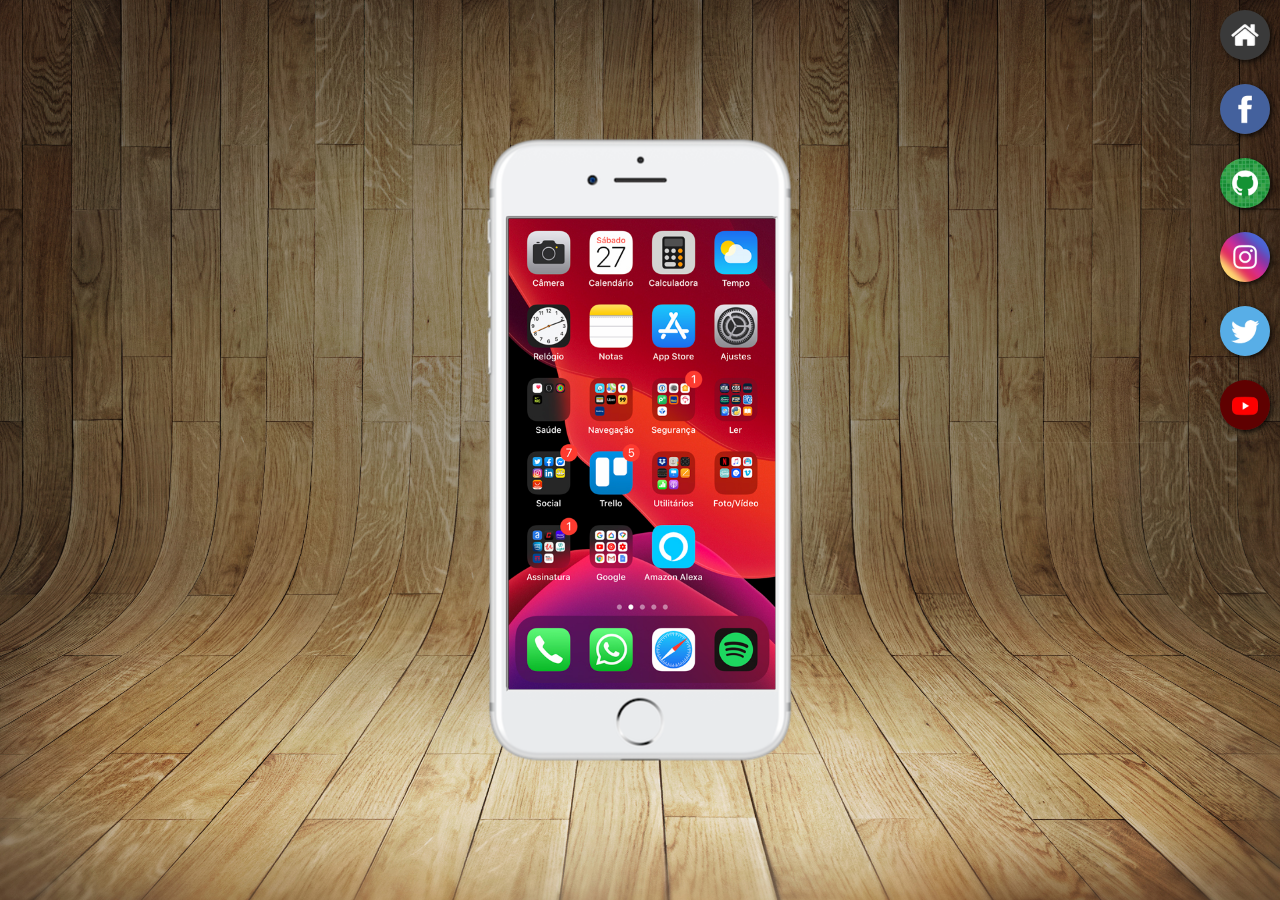
<file: index.html>
<!DOCTYPE html>
<html lang="pt-br">
<head>
    <meta charset="UTF-8">
    <meta name="viewport" content="width=device-width, initial-scale=1.0">
    <link rel="shortcut icon" href="favicon.ico" type="image/x-icon">
    <link rel="stylesheet" href="estilos/style.css">
    <title>Projeto Redes Sociais</title>
</head>
<body>
   <main>
    <section id="telefone">
        <iframe src="home.html" name="tela" id="tela">
            Seu navegador não é compatível com isso.
        </iframe>
    </section>
    <section id="redes-sociais">
        <a href="home.html" target="tela"><img src="imagens/logo-home.jpg" alt="home"></a><br>
        <a href="facebook.html" target="tela"><img src="imagens/logo-facebook.jpg" alt="facebook"></a><br>
        <a href="github.html" target="tela"><img src="imagens/logo-github.jpg" alt="github"></a><br>
        <a href="instagram.html" target="tela"><img src="imagens/logo-instagram.jpg" alt="instagram"></a><br>
        <a href="twitter.html" target="tela"><img src="imagens/logo-twitter.jpg" alt="twitter"></a><br>
        <a href="youtube.html" target="tela"><img src="imagens/logo-youtube.jpg" alt="youtube"></a>

    </section>
   </main>
</body>
</html>
</file>
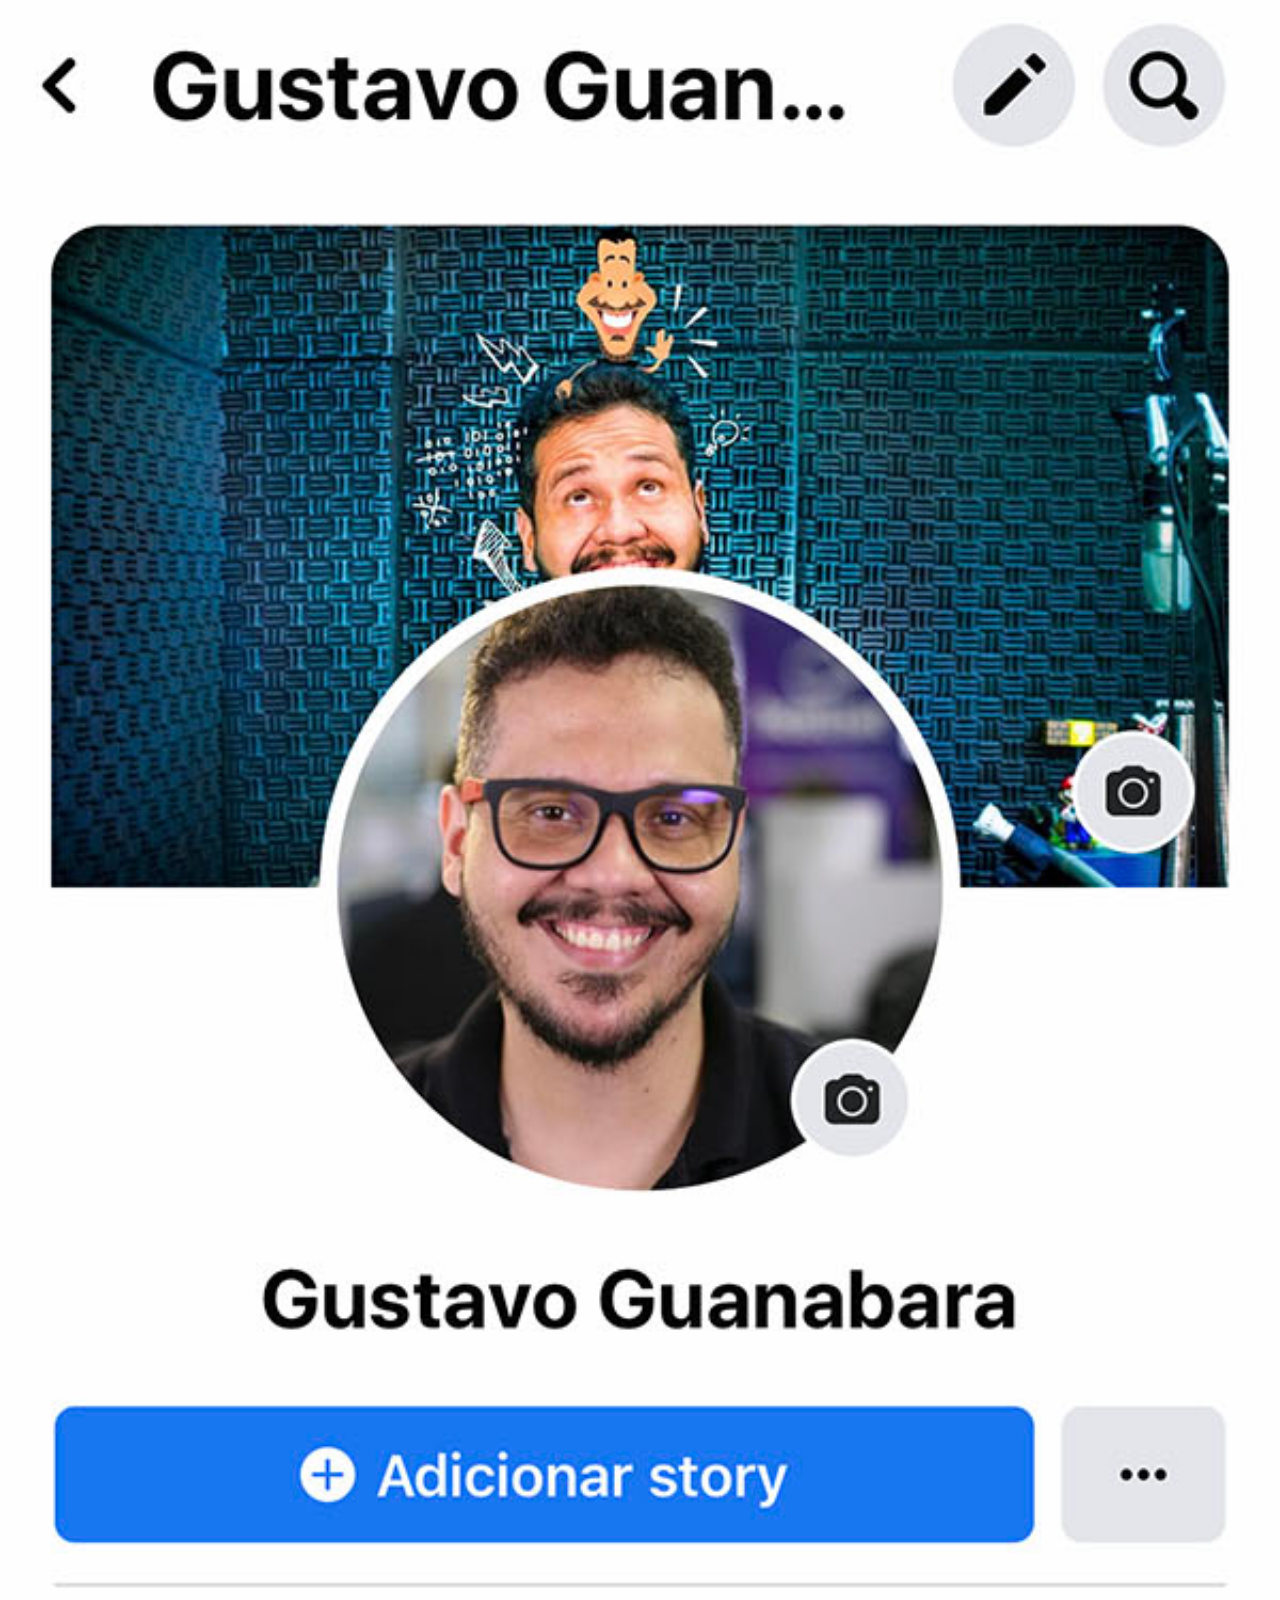
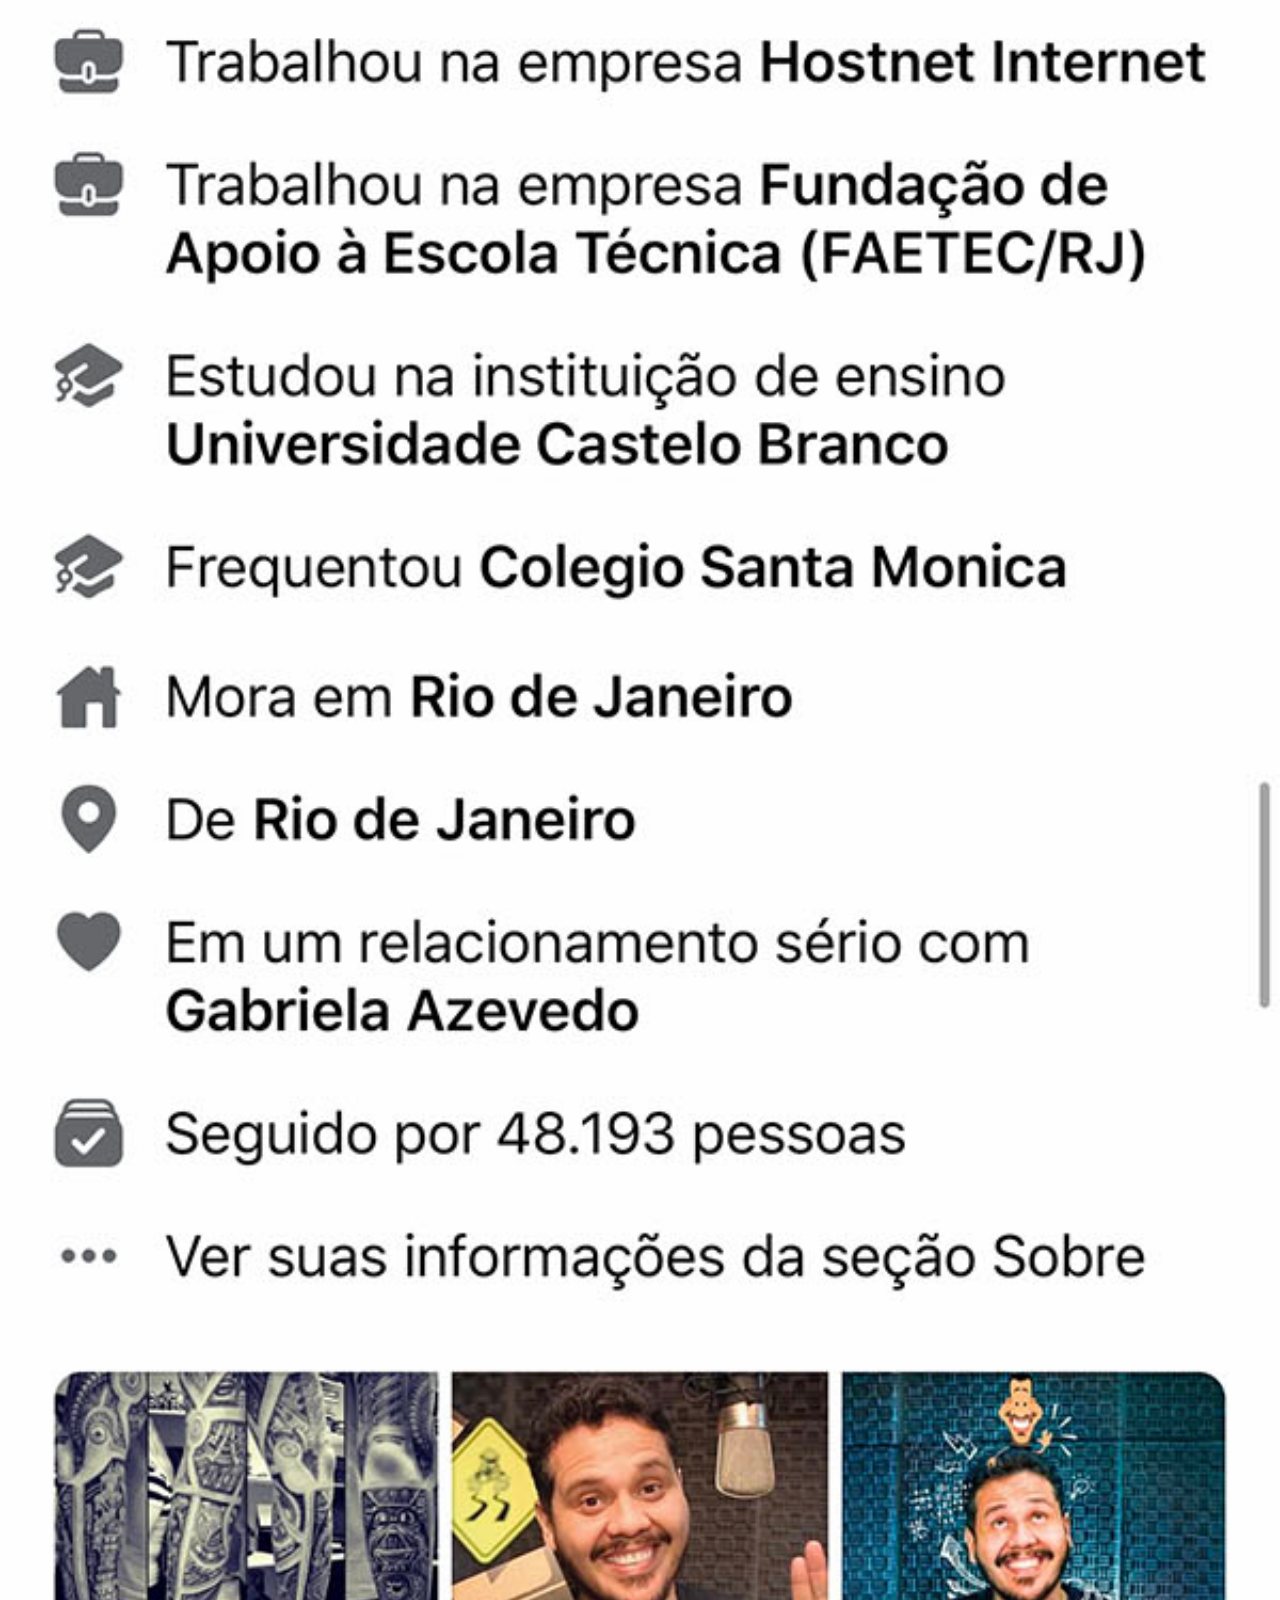
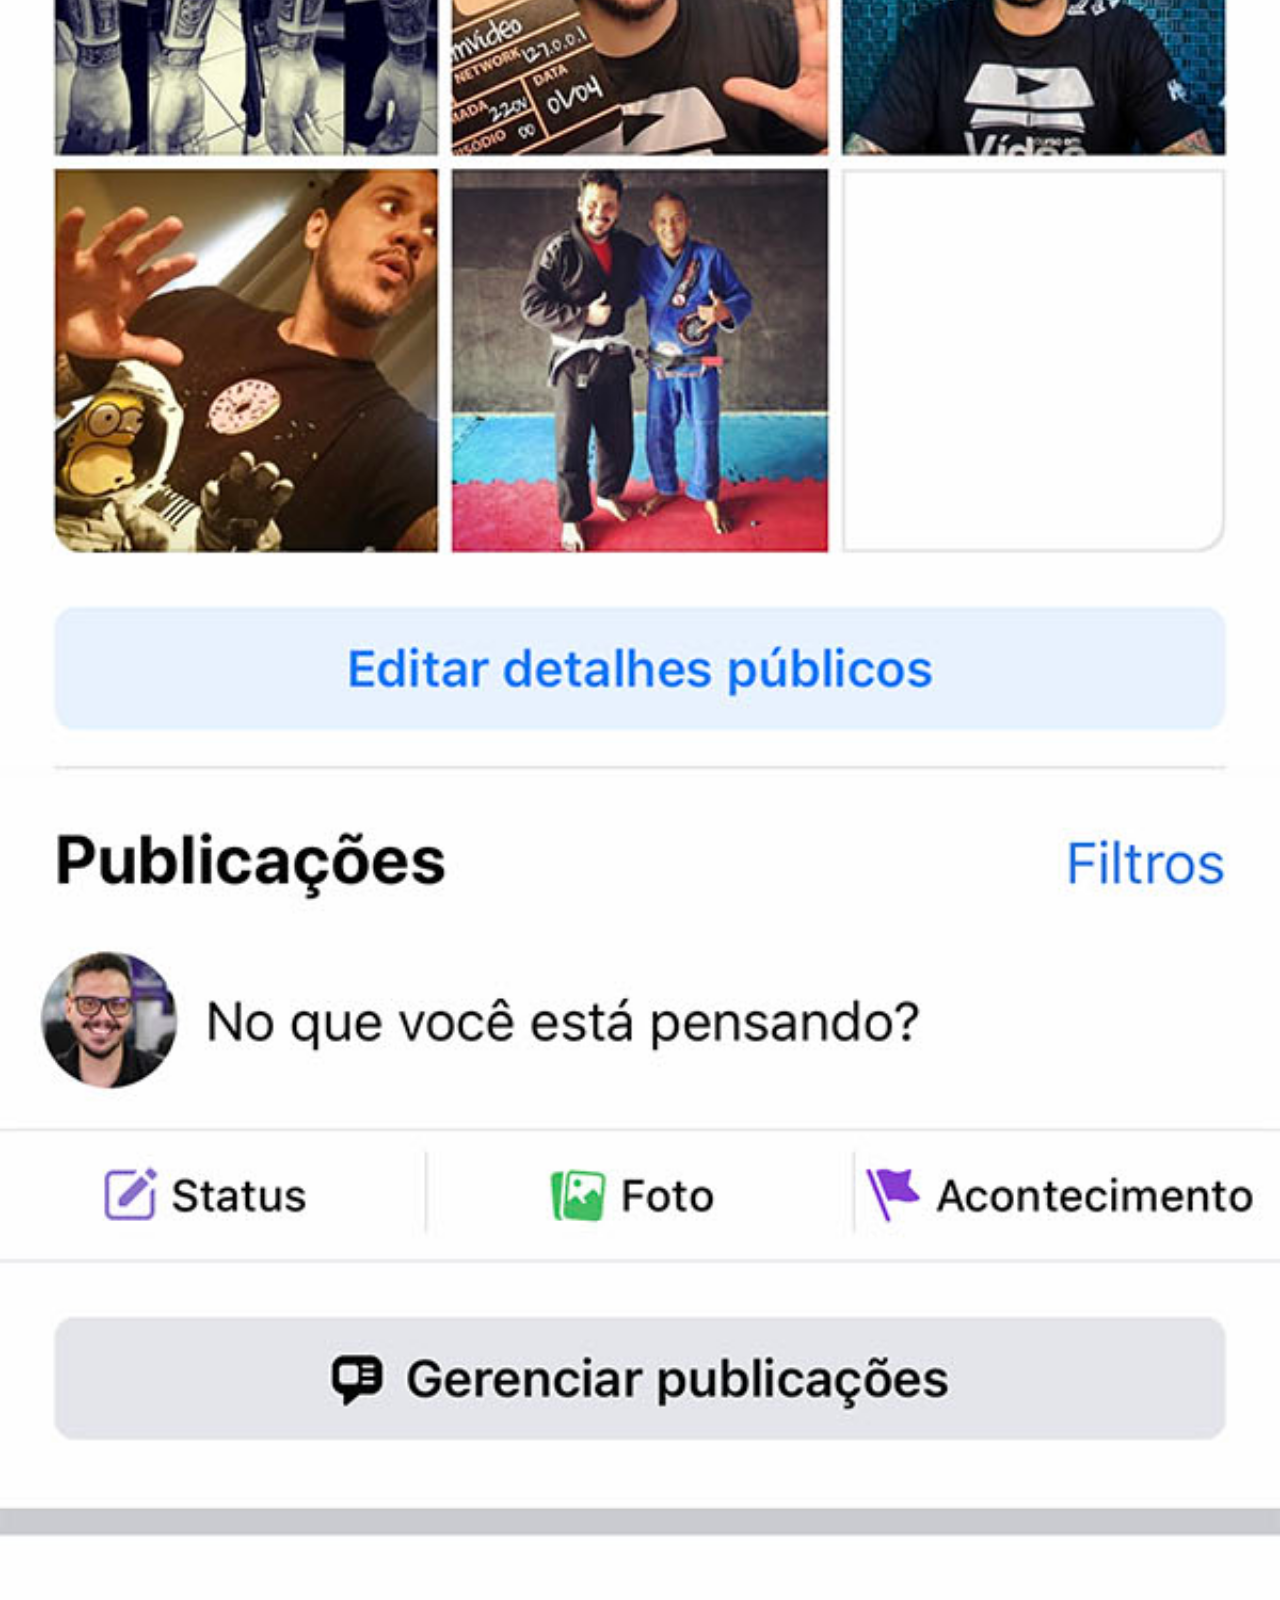
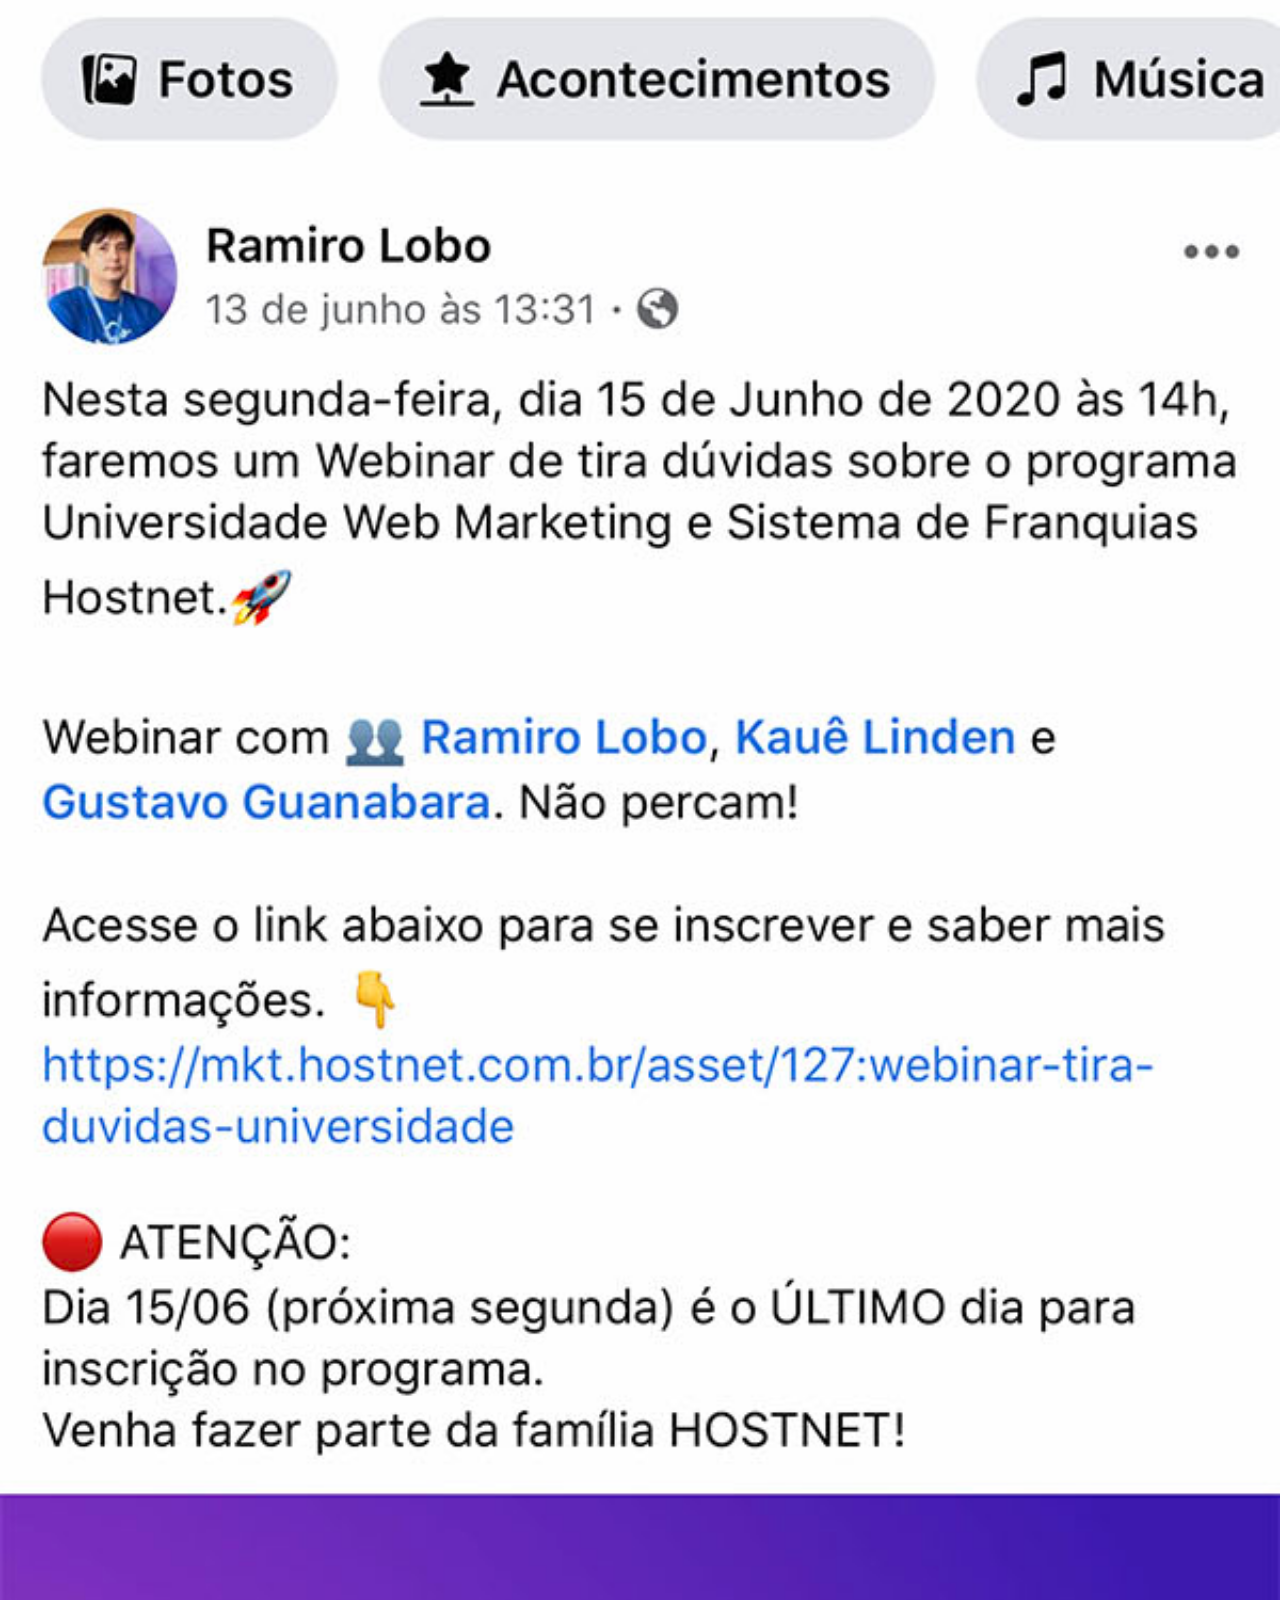
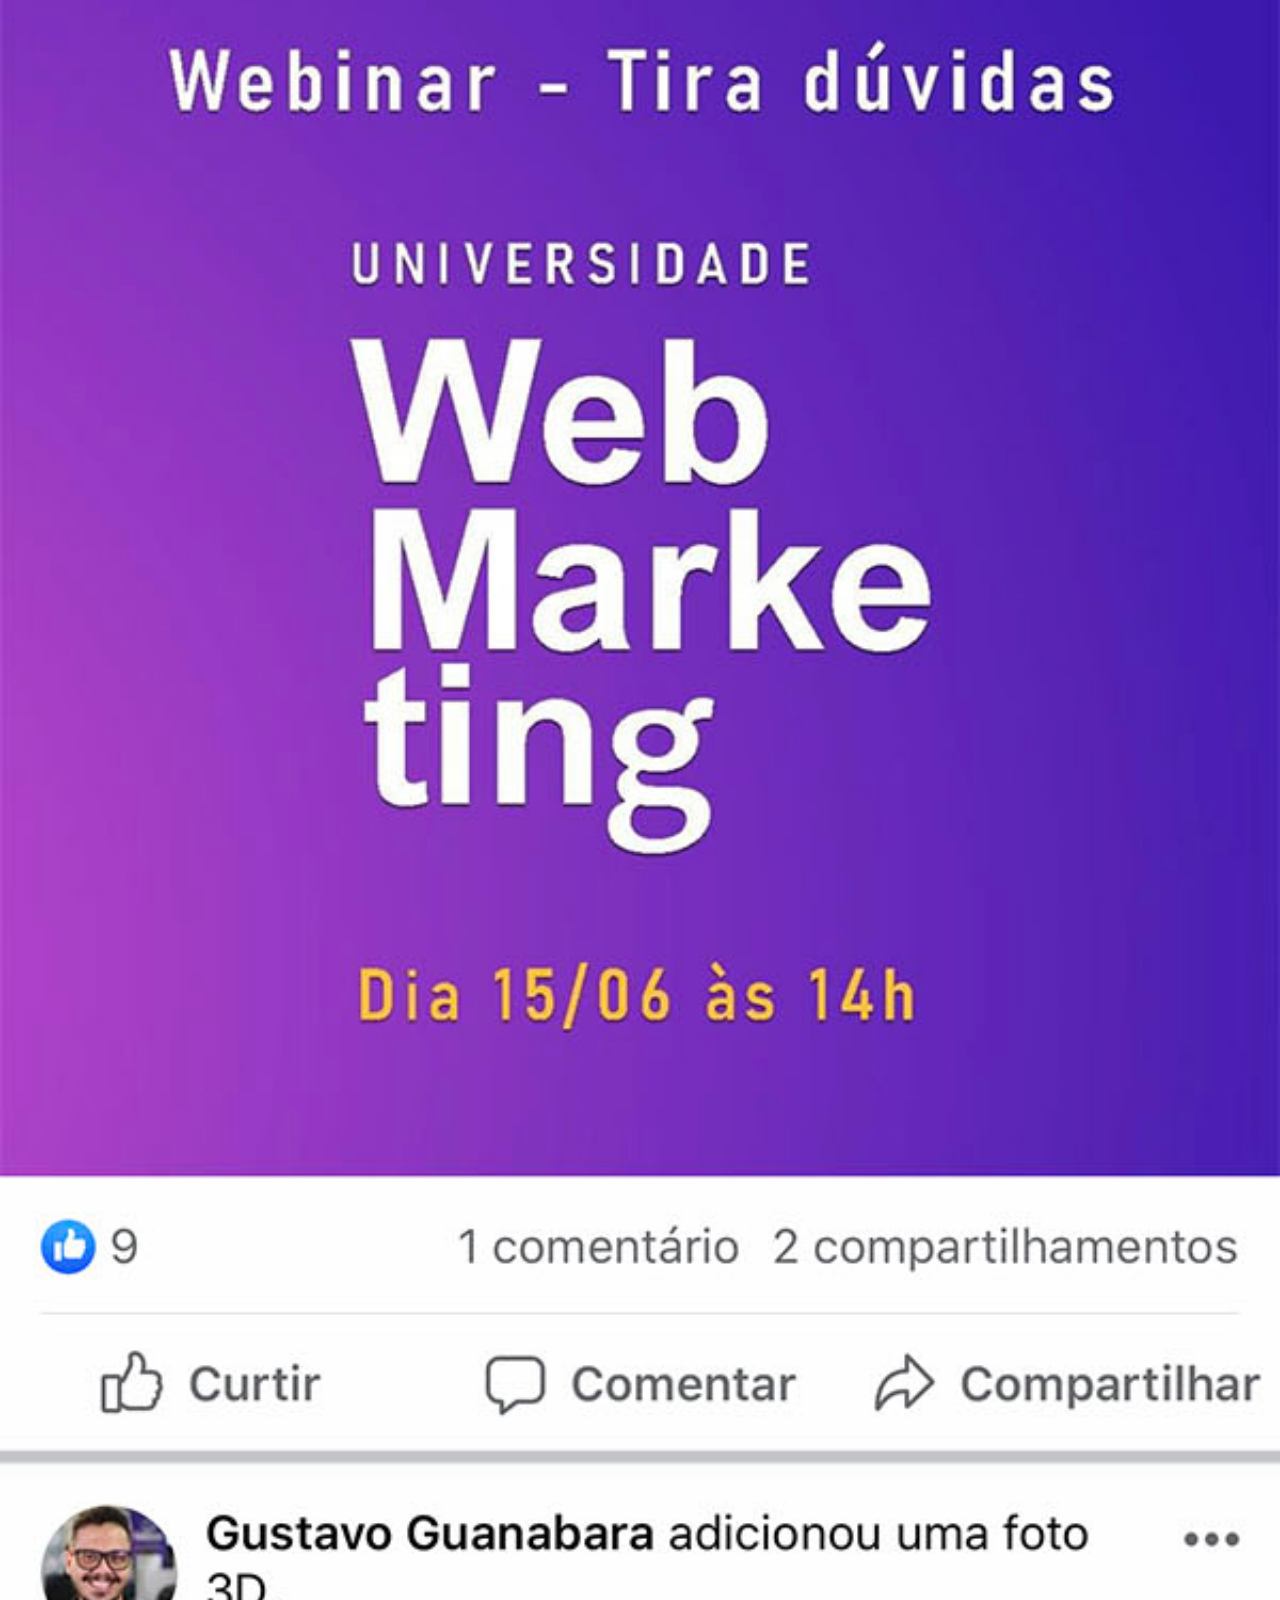
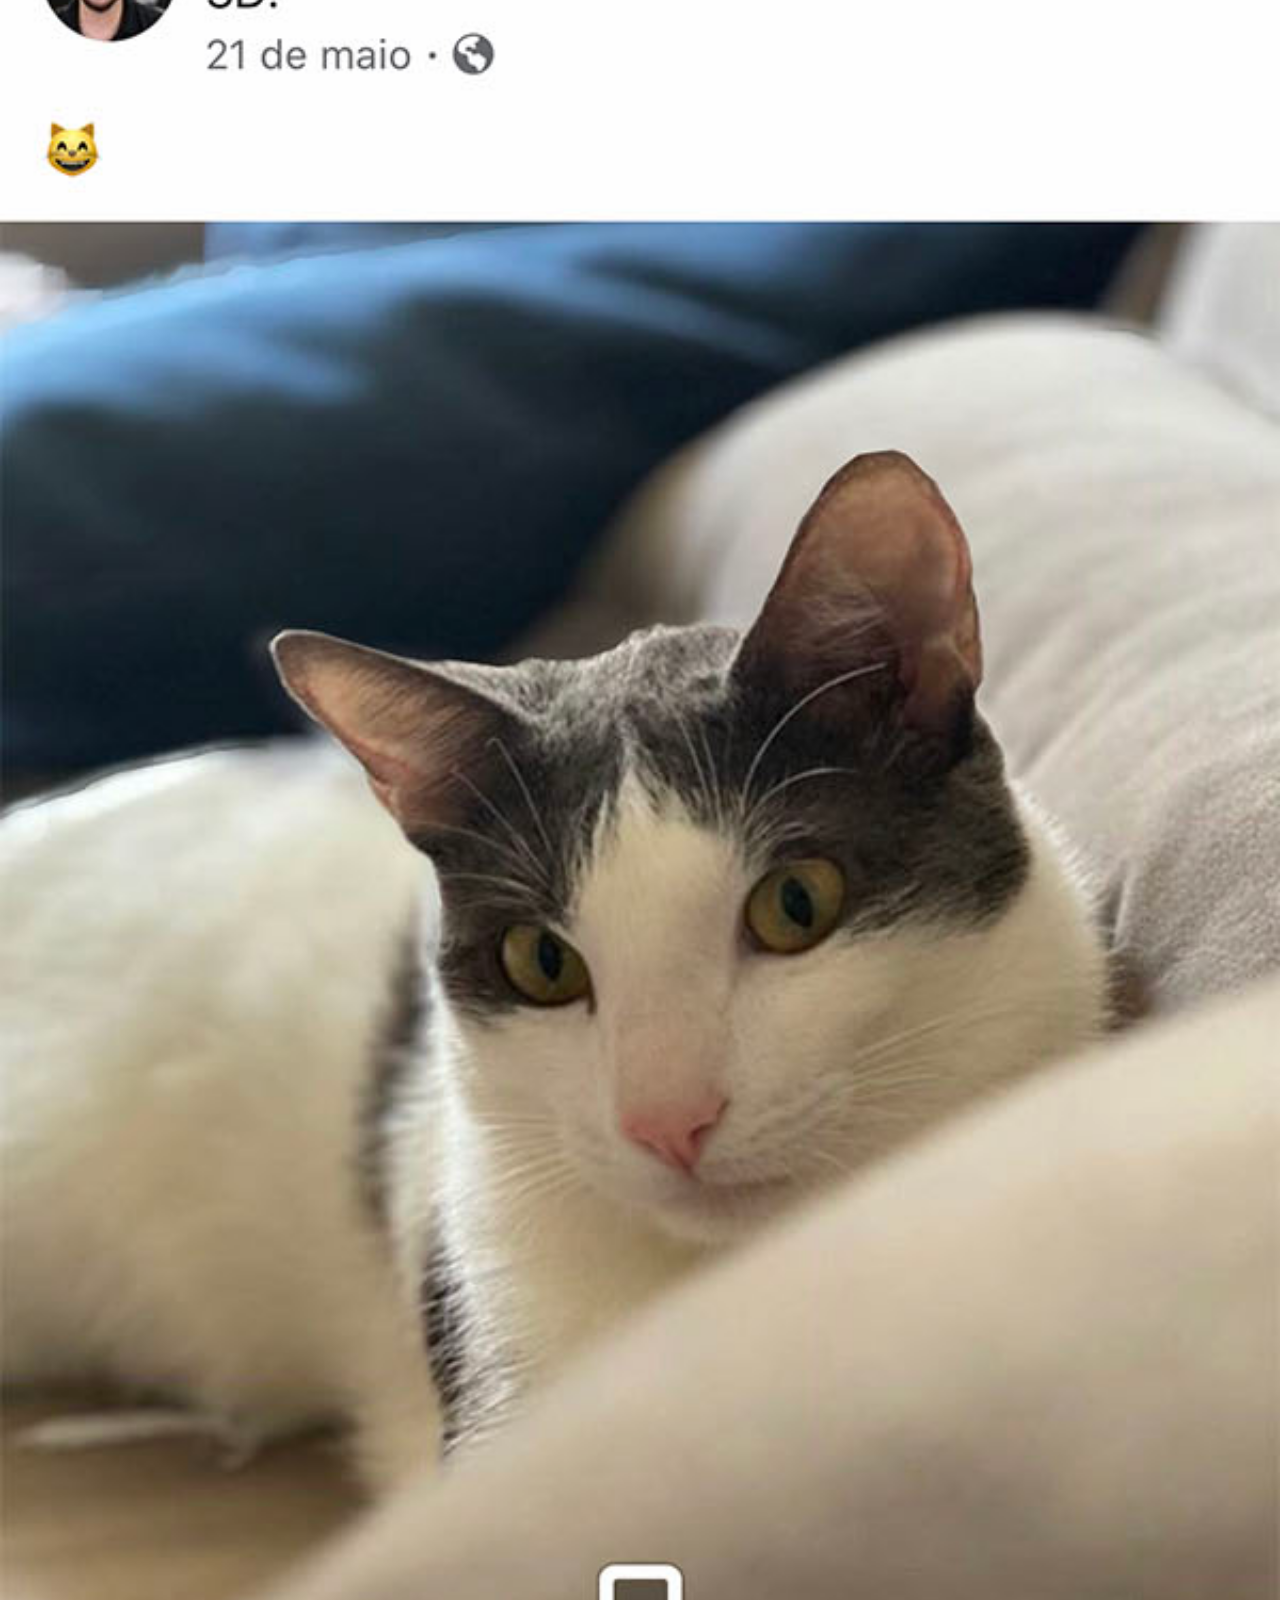
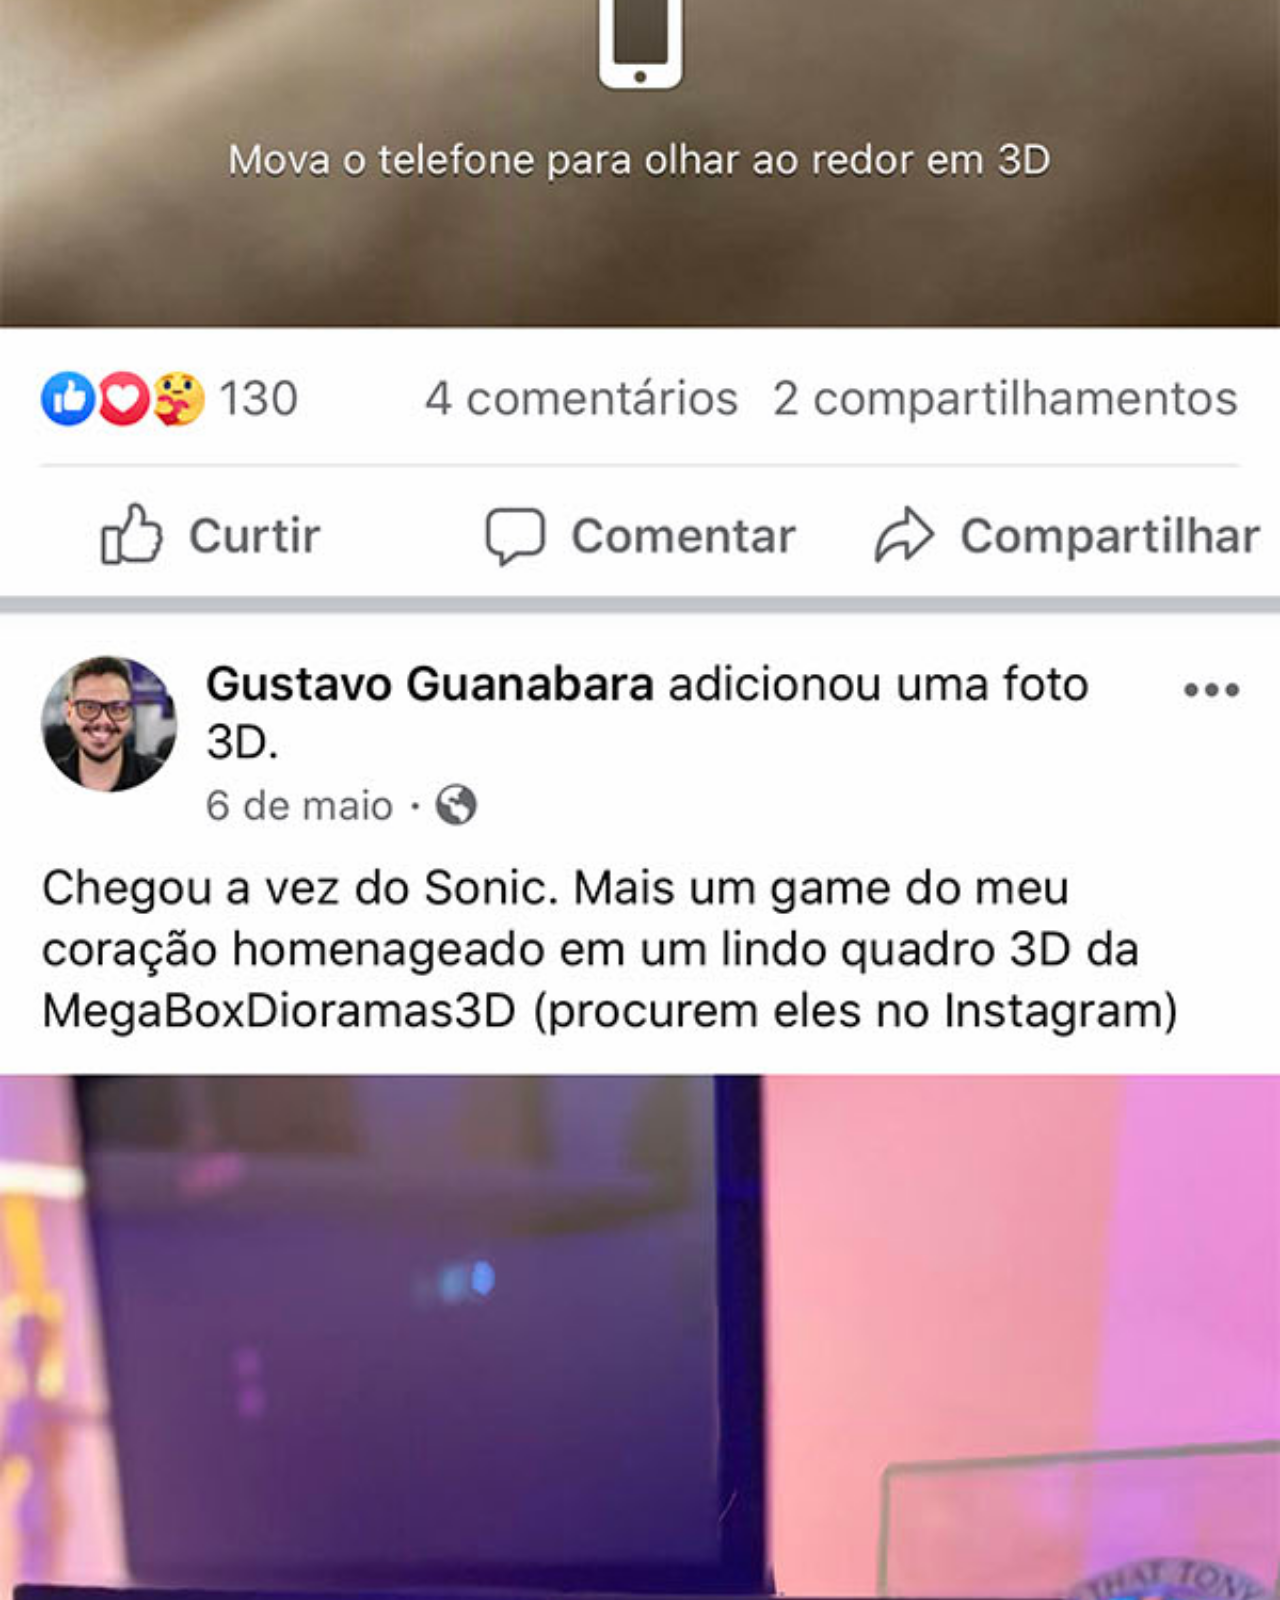
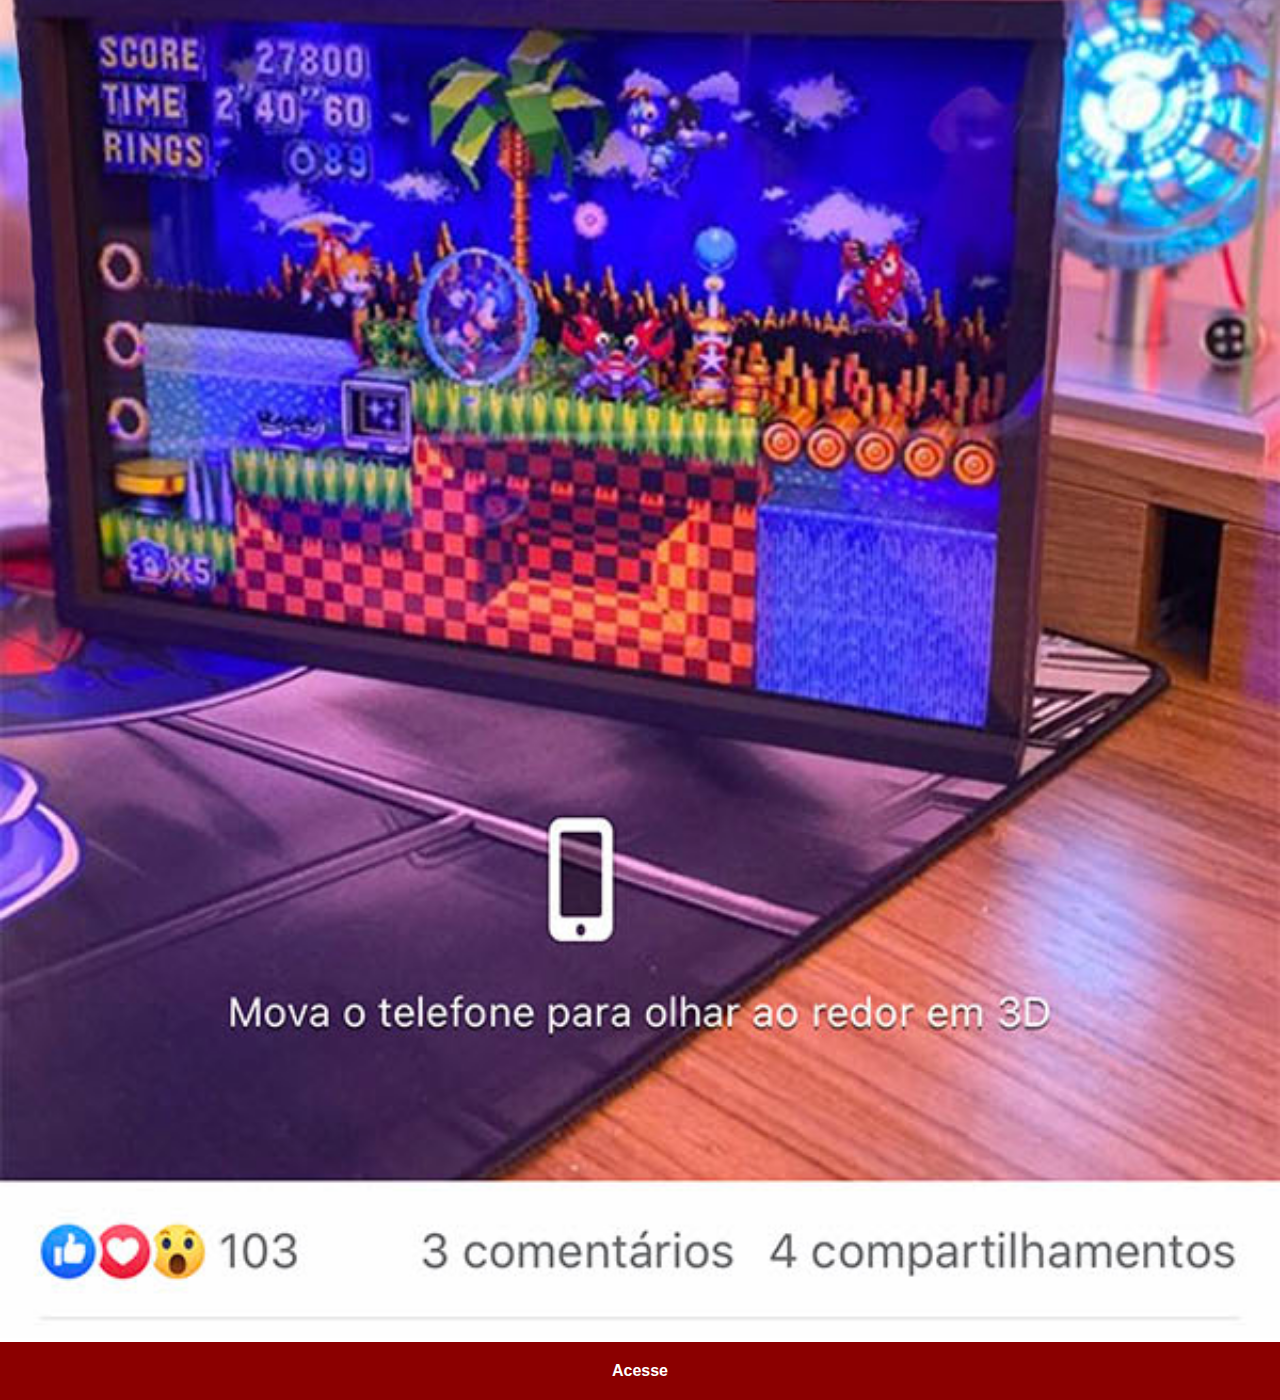
<file: facebook.html>
<!DOCTYPE html>
<html lang="pt-br">
<head>
    <meta charset="UTF-8">
    <meta name="viewport" content="width=device-width, initial-scale=1.0">
    <title>Facebook</title>
    <link rel="stylesheet" href="estilos/social.css">
</head>
<body>
    <img src="imagens/tela-facebook.jpg" alt="facebook">
    <a href="https://www.facebook.com/gustavoguanabara/?locale=pt_BR" target="_blank">Acesse</a>
</body>
</html>
</file>
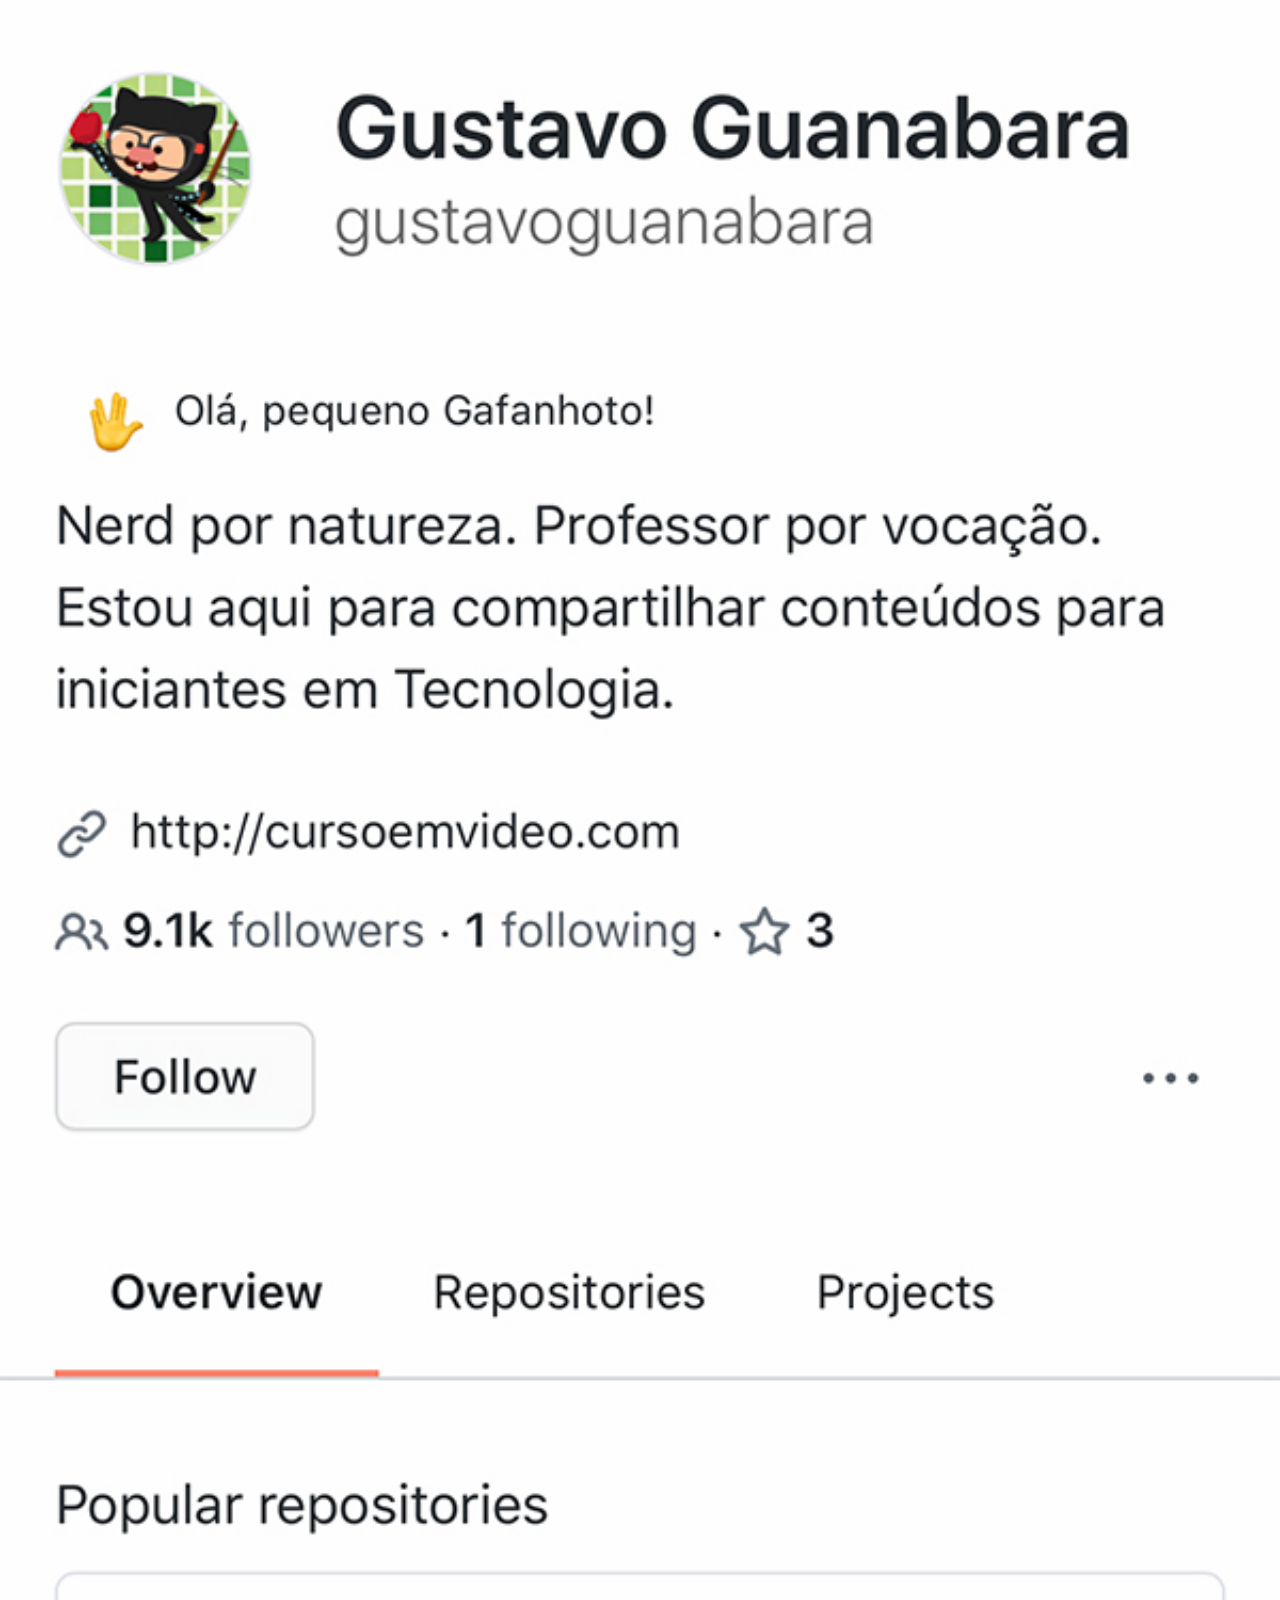
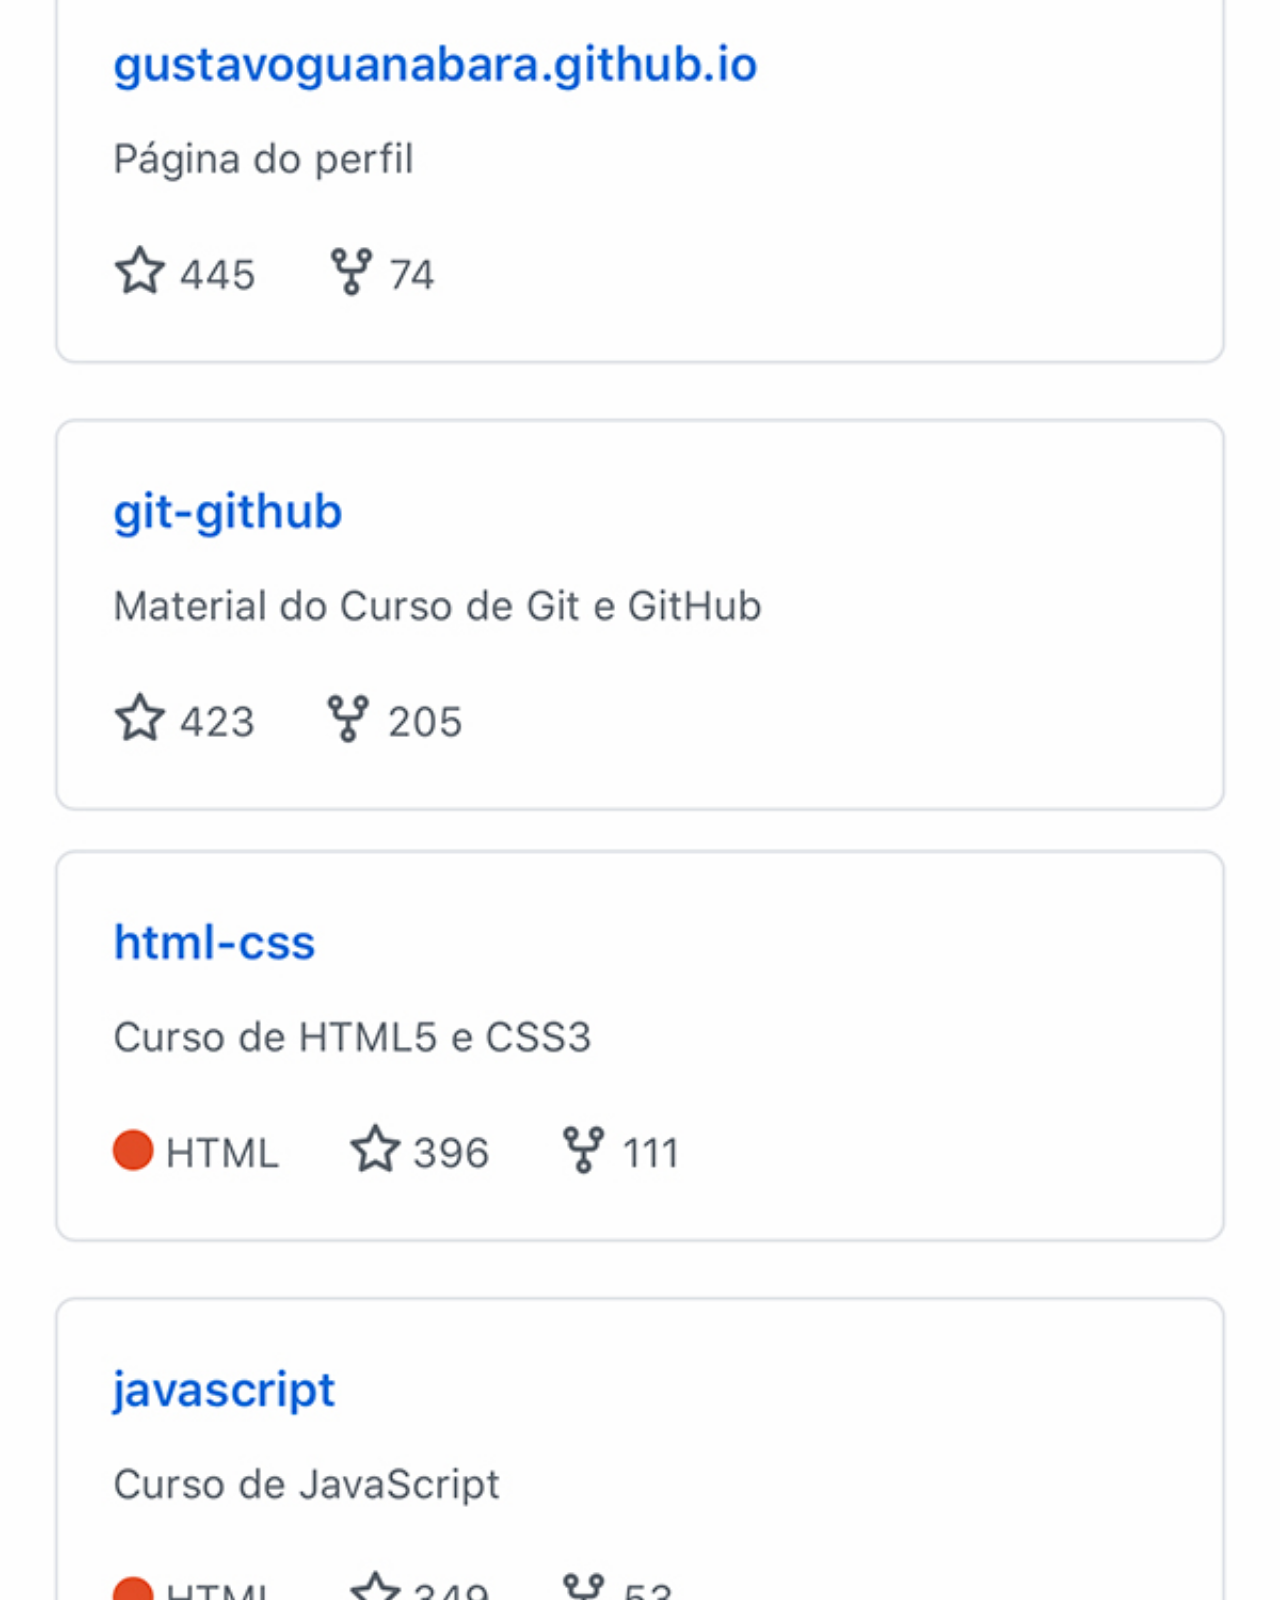
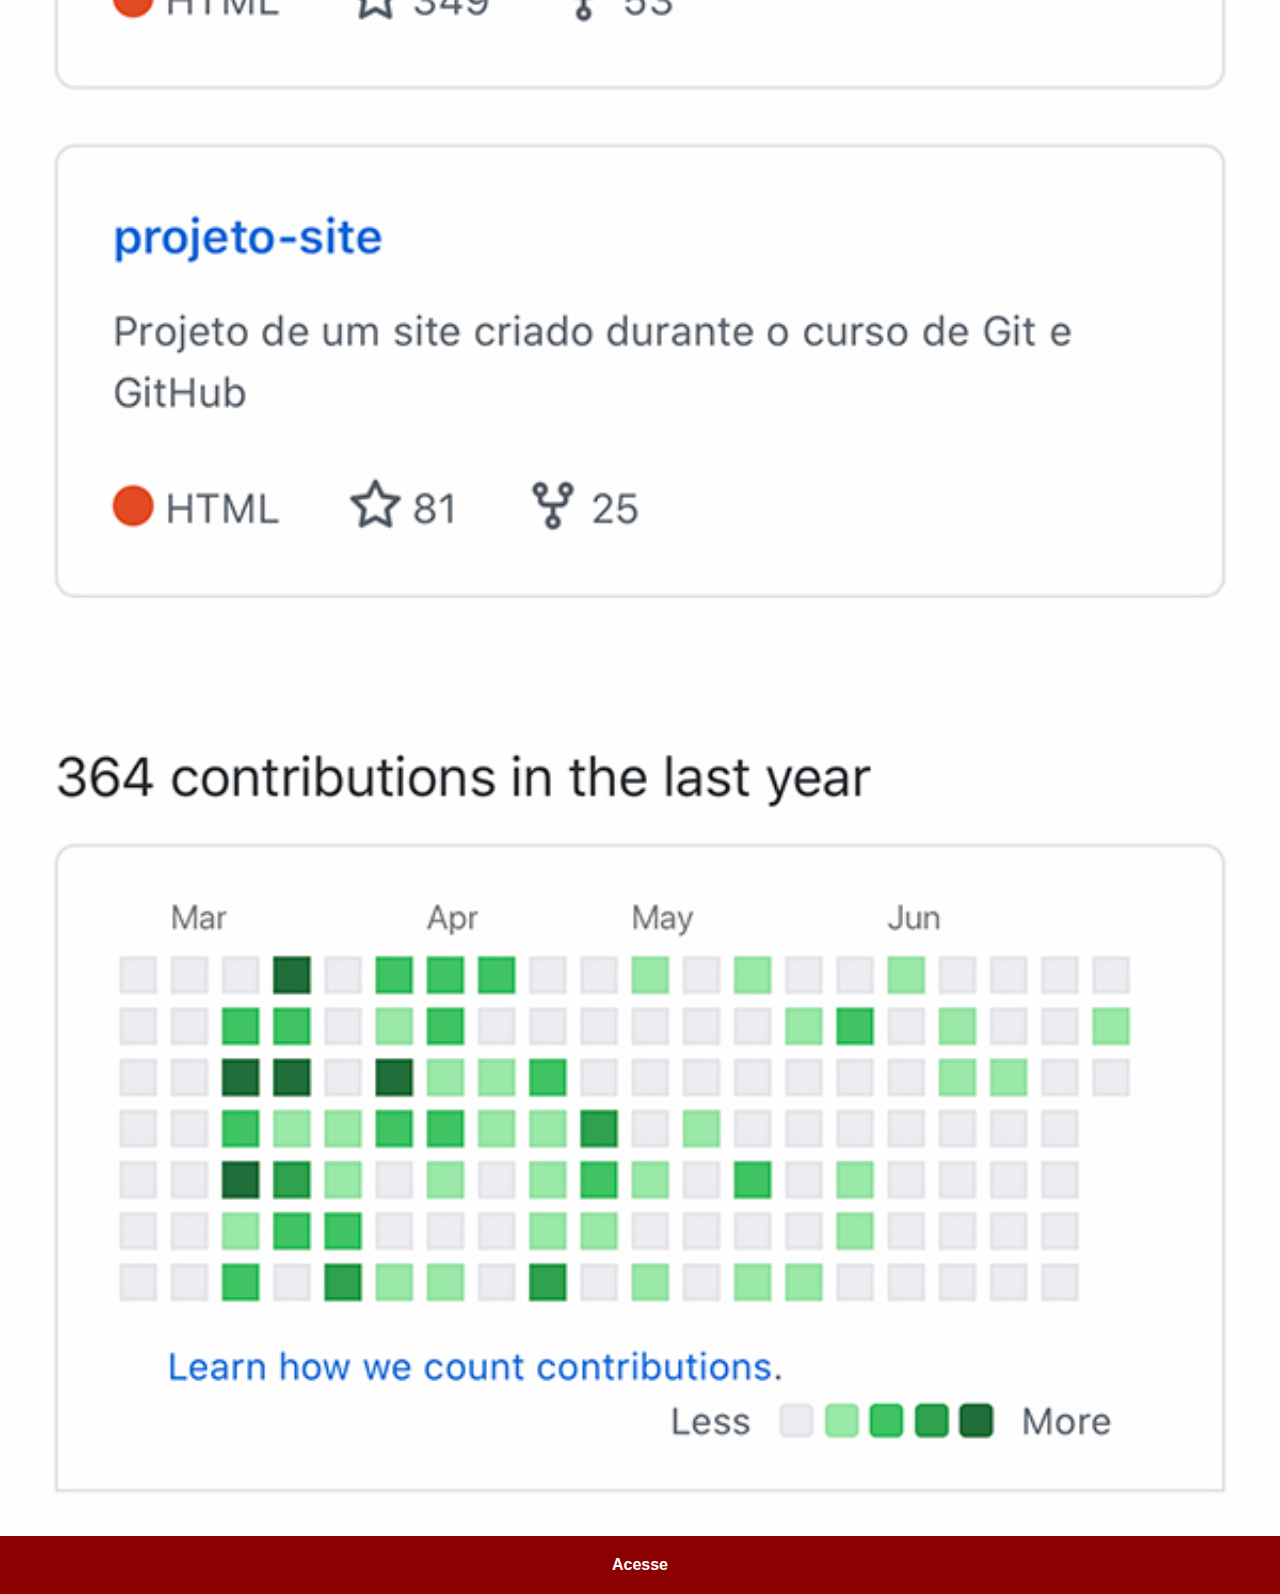
<file: github.html>
<!DOCTYPE html>
<html lang="pt-br">
<head>
    <meta charset="UTF-8">
    <meta name="viewport" content="width=device-width, initial-scale=1.0">
    <title>Github</title>

    <link rel="stylesheet" href="estilos/social.css">
</head>
<body>
    <img src="imagens/tela-github.jpg" alt="github">
    <a href="https://github.com/gustavoguanabara/" target="_blank">Acesse</a>
</body>
</html>
</file>
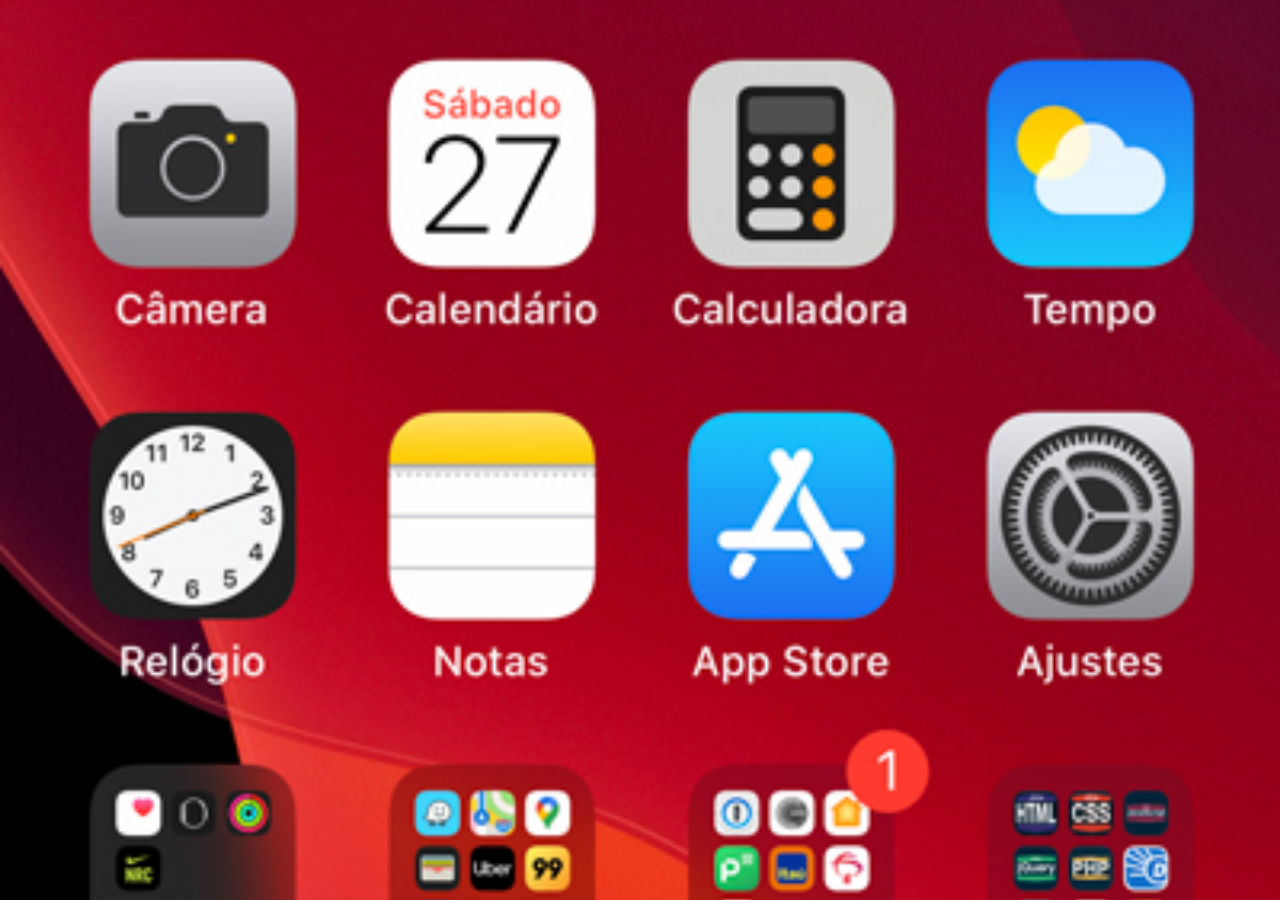
<file: home.html>
<!DOCTYPE html>
<html lang="pt-br">
<head>
    <meta charset="UTF-8">
    <meta name="viewport" content="width=device-width, initial-scale=1.0">
    <title>Home</title>
</head>
<style>
    *{
        margin: 0px;
        padding: 0px;
    }

    body{
        width: 100vw;
        height:100vh ;
        background: black url('imagens/tela-home.jpg') no-repeat top center;
        background-size: cover;
    }
</style>
<body>
    
</body>
</html>
</file>
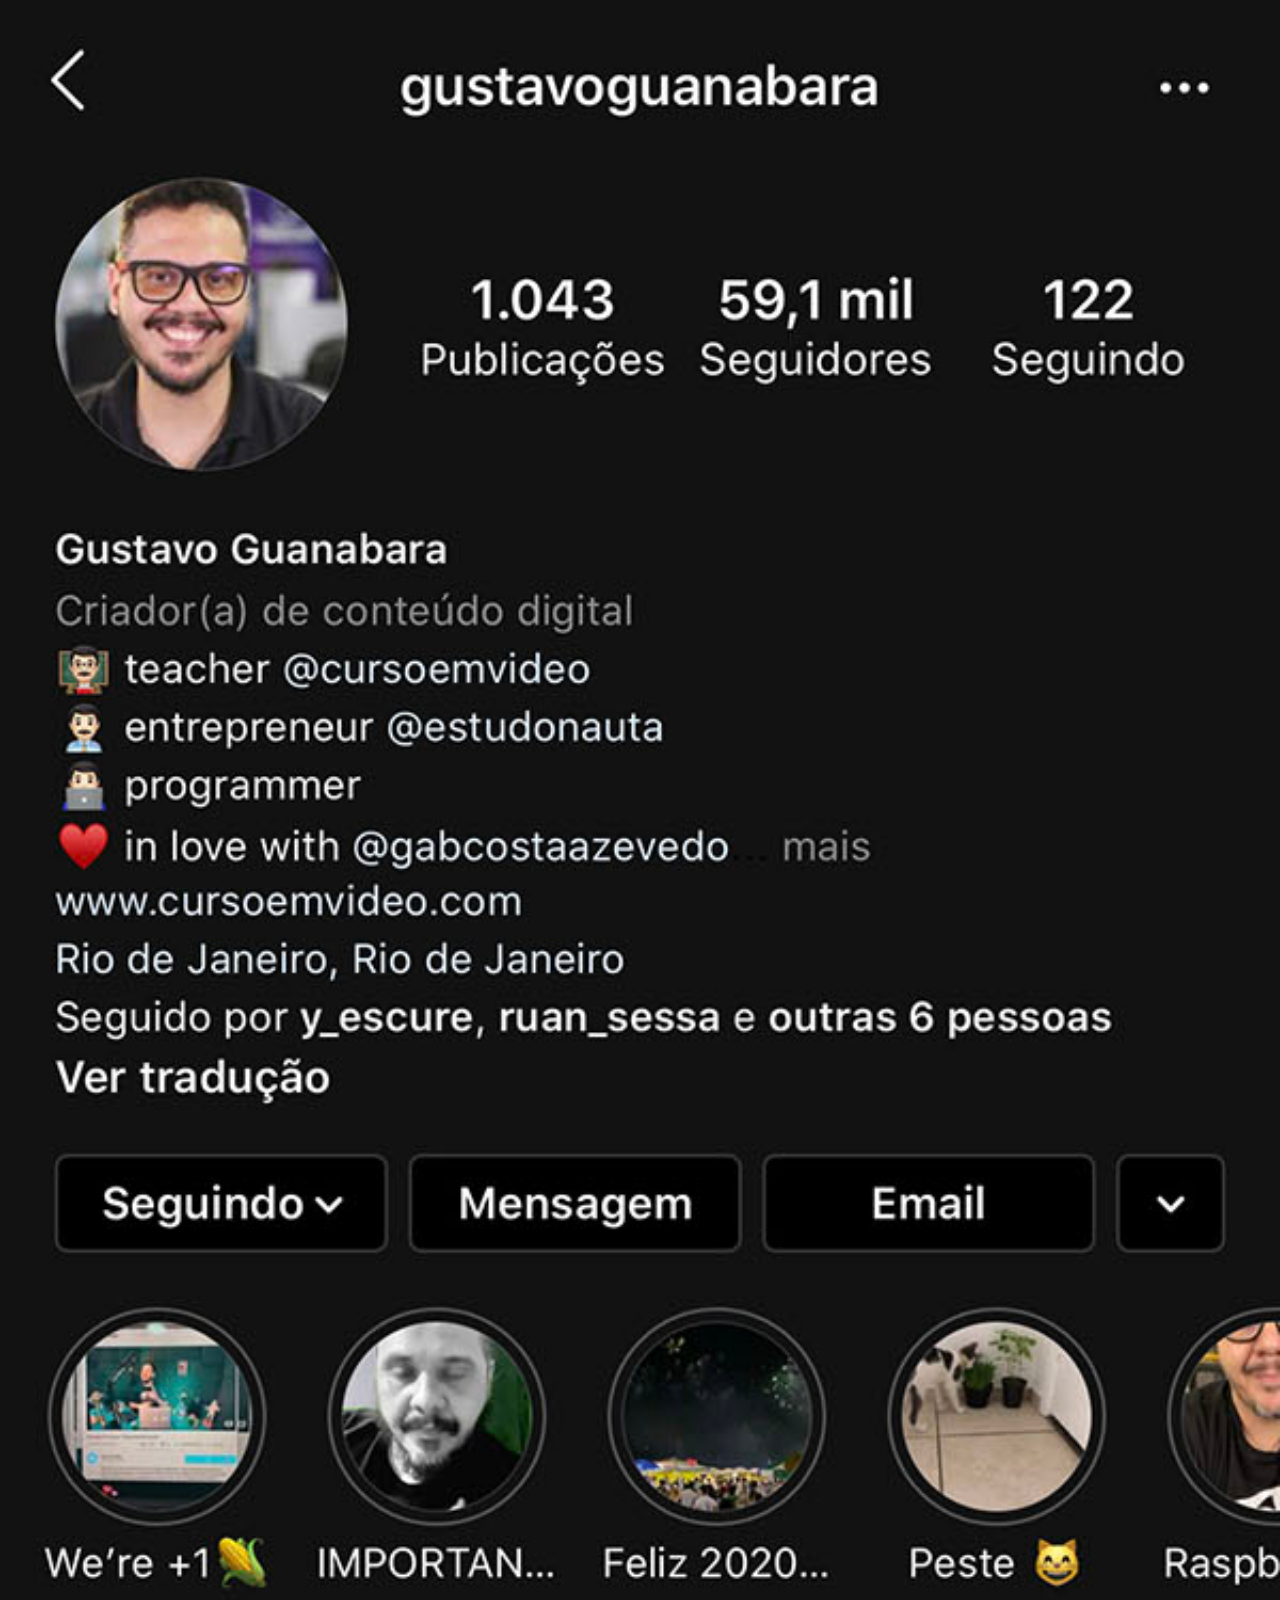
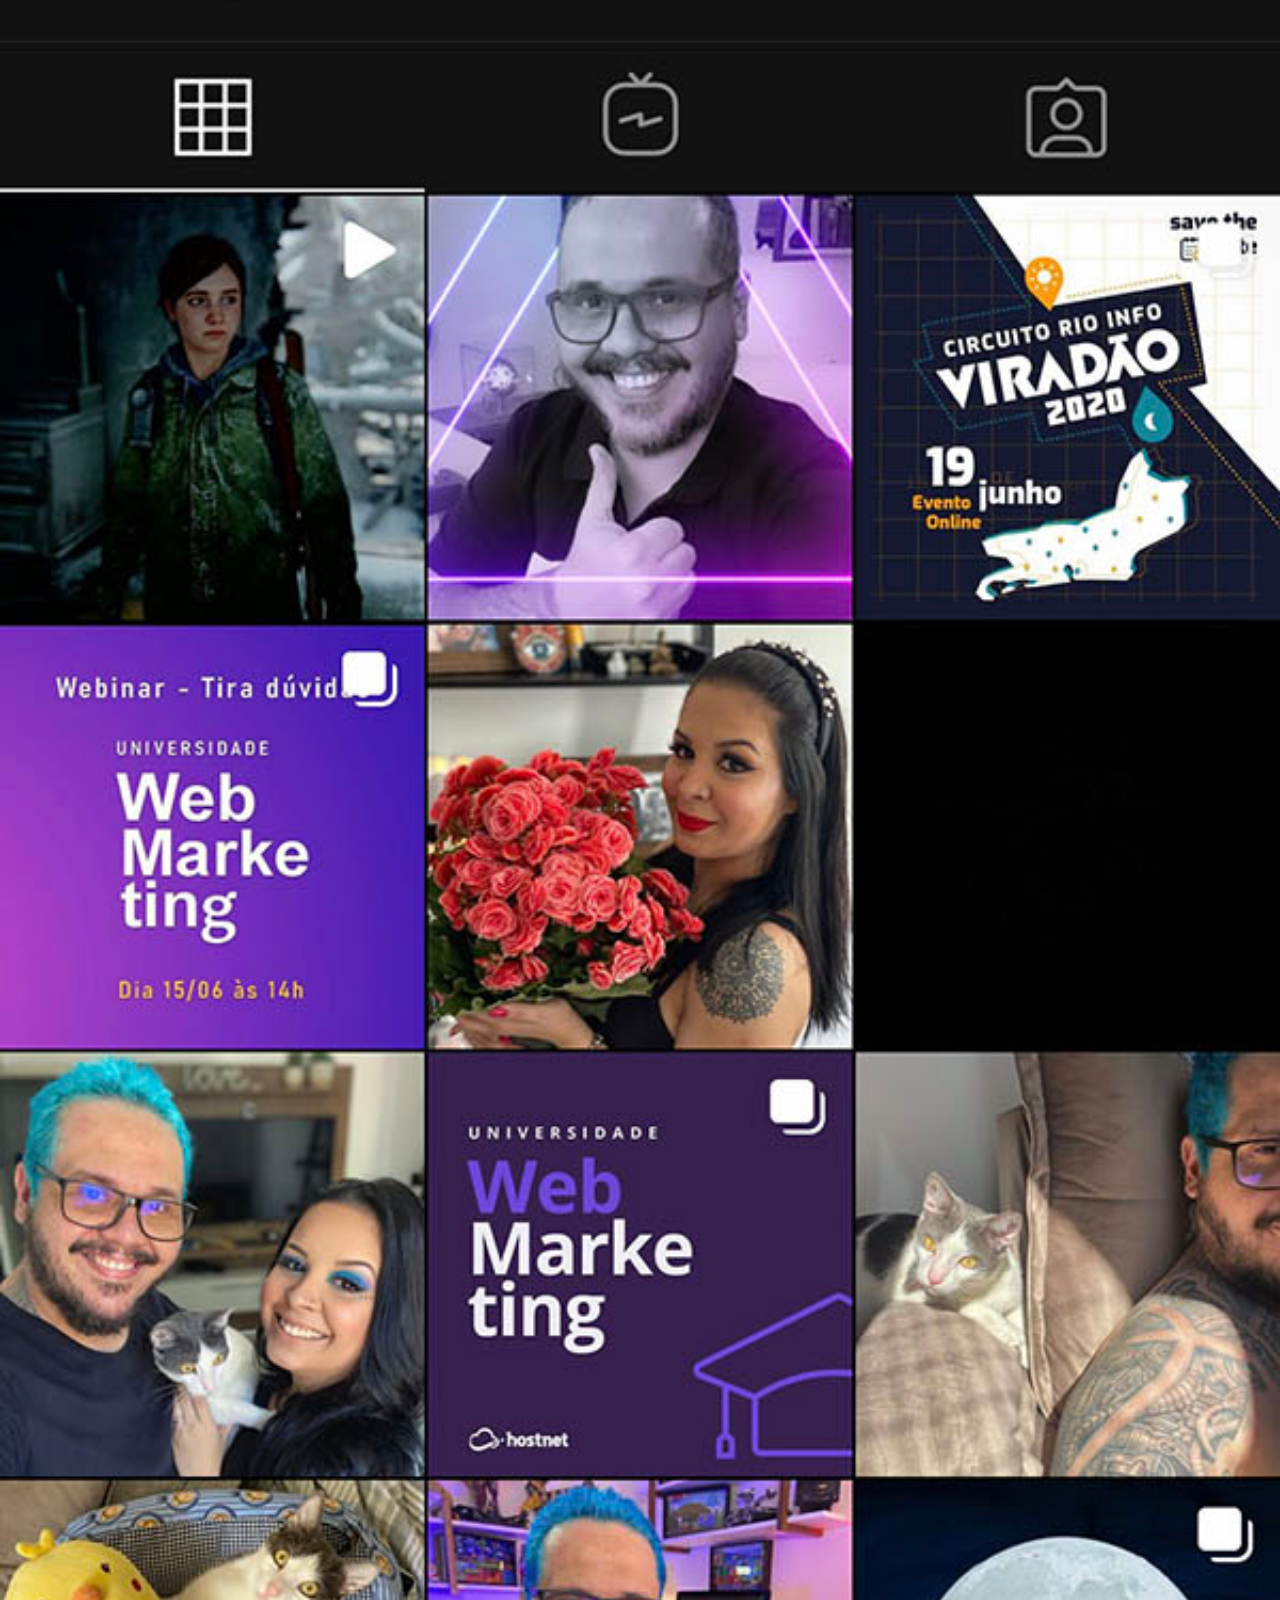
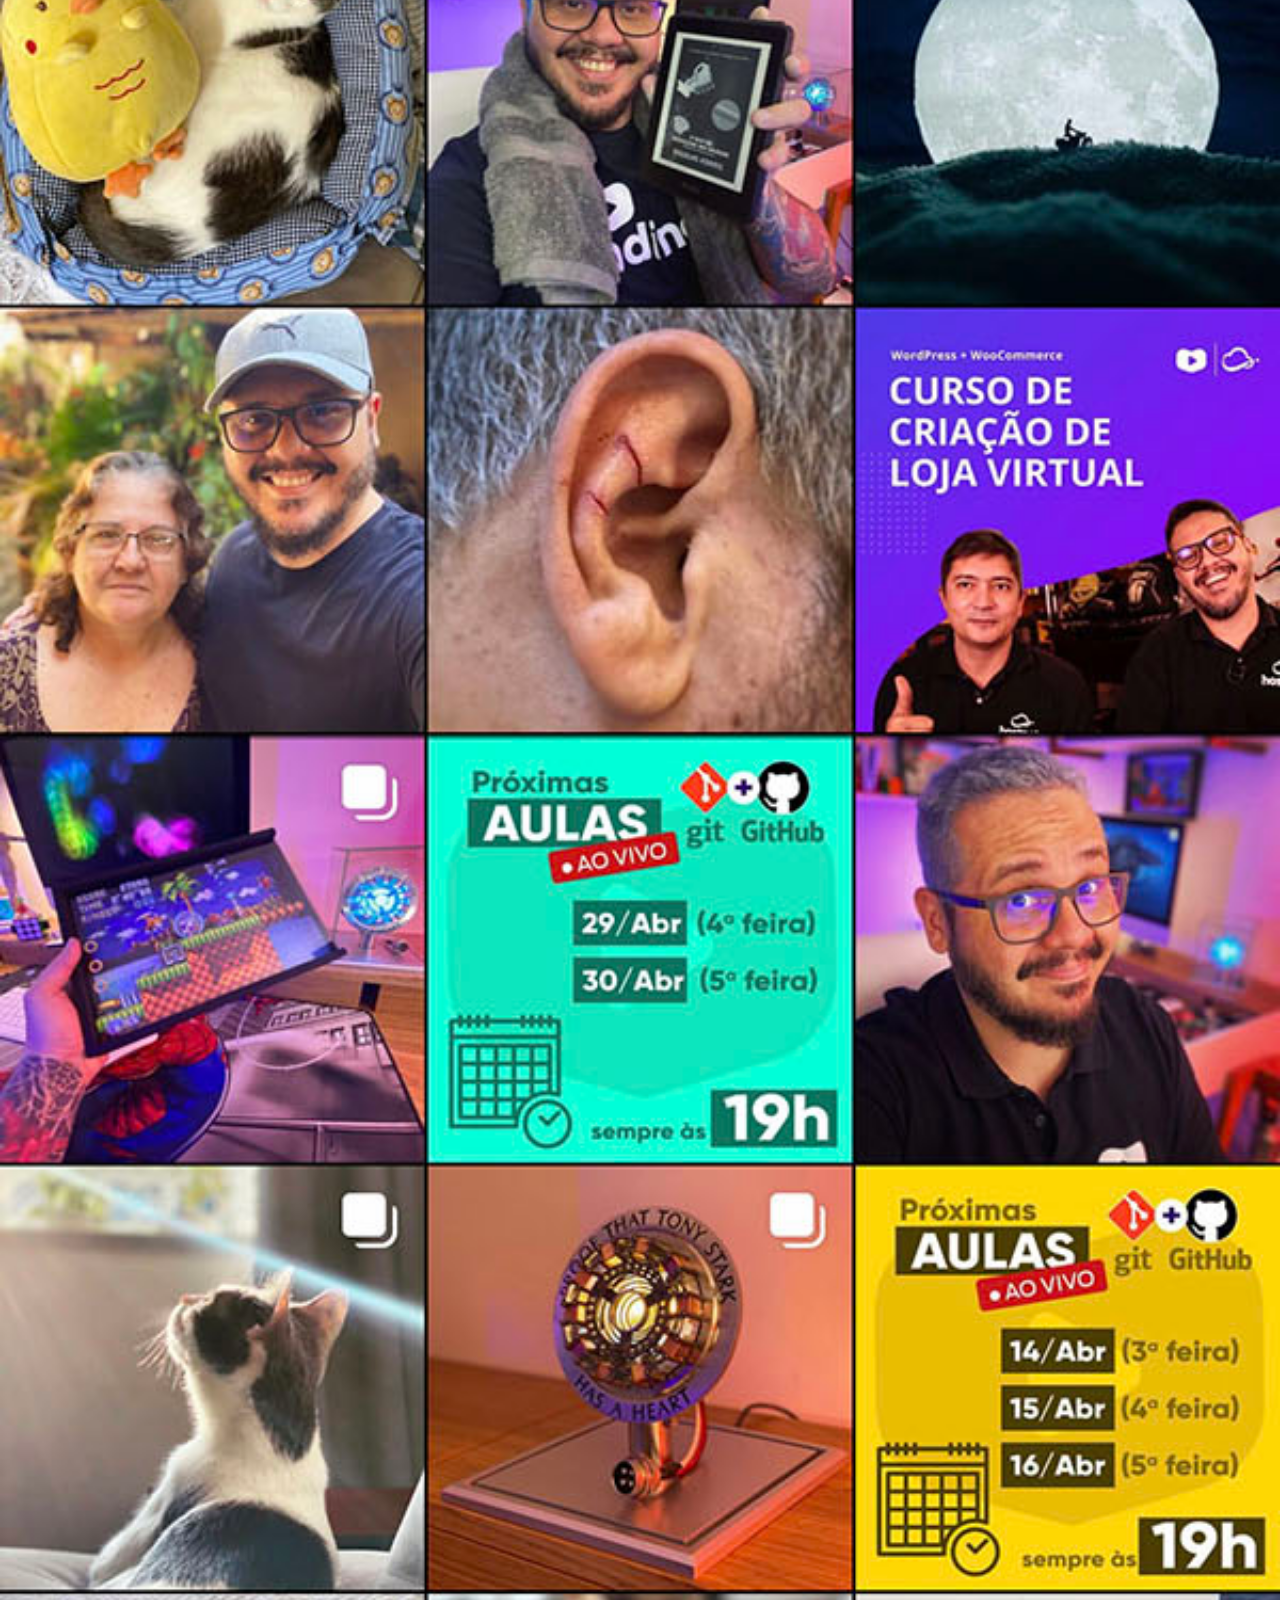
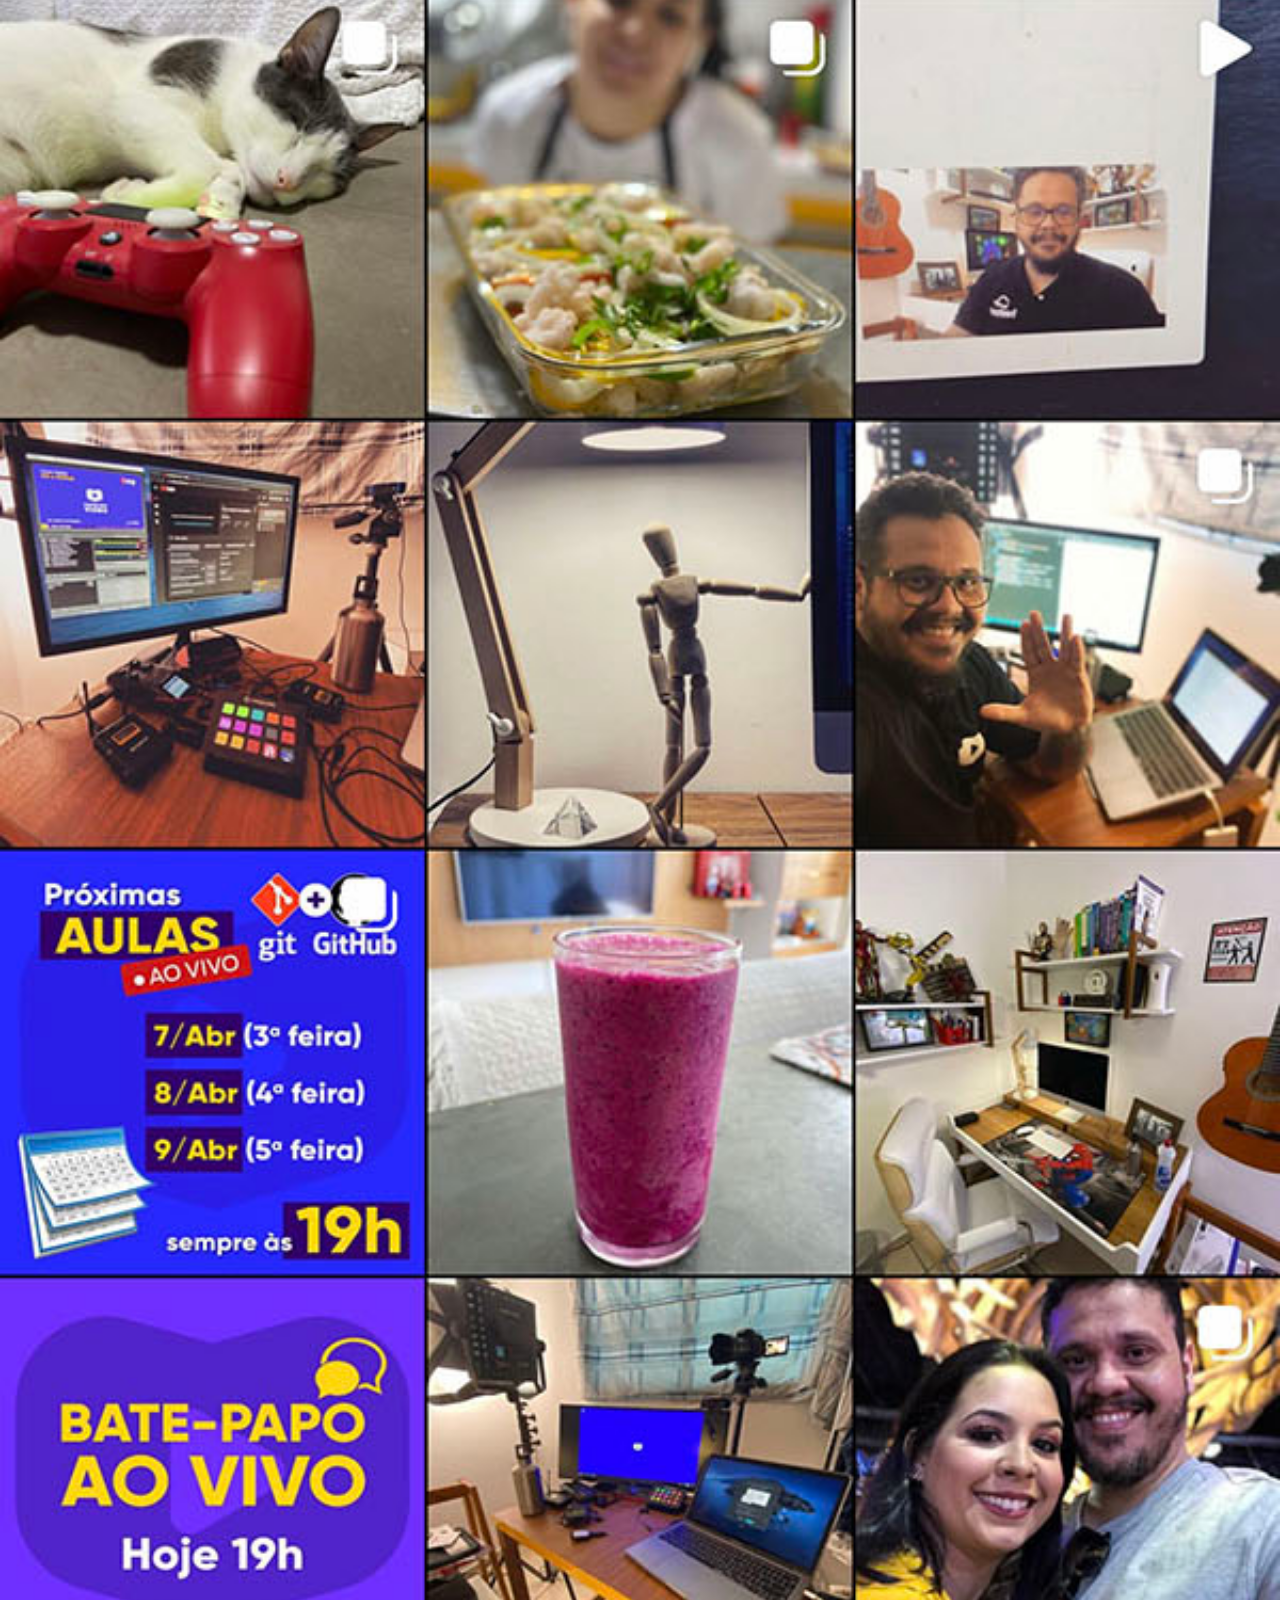
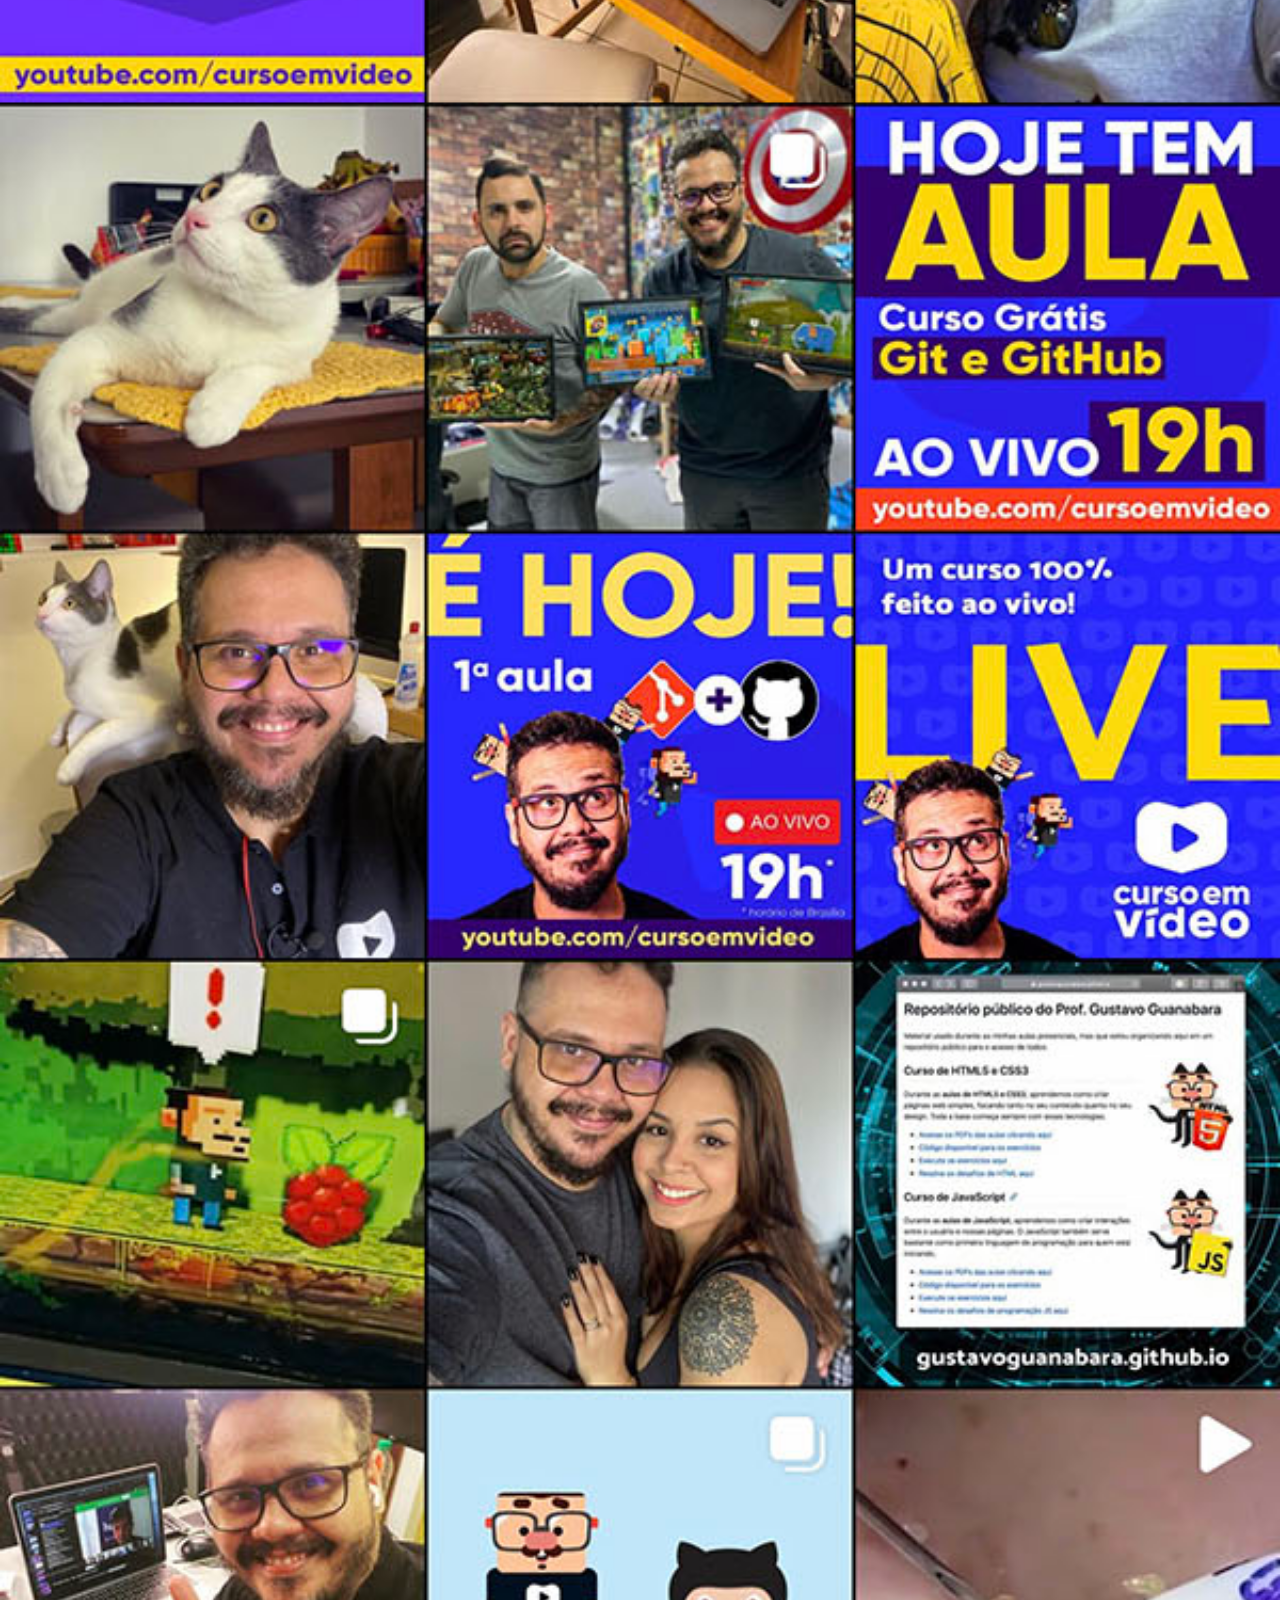
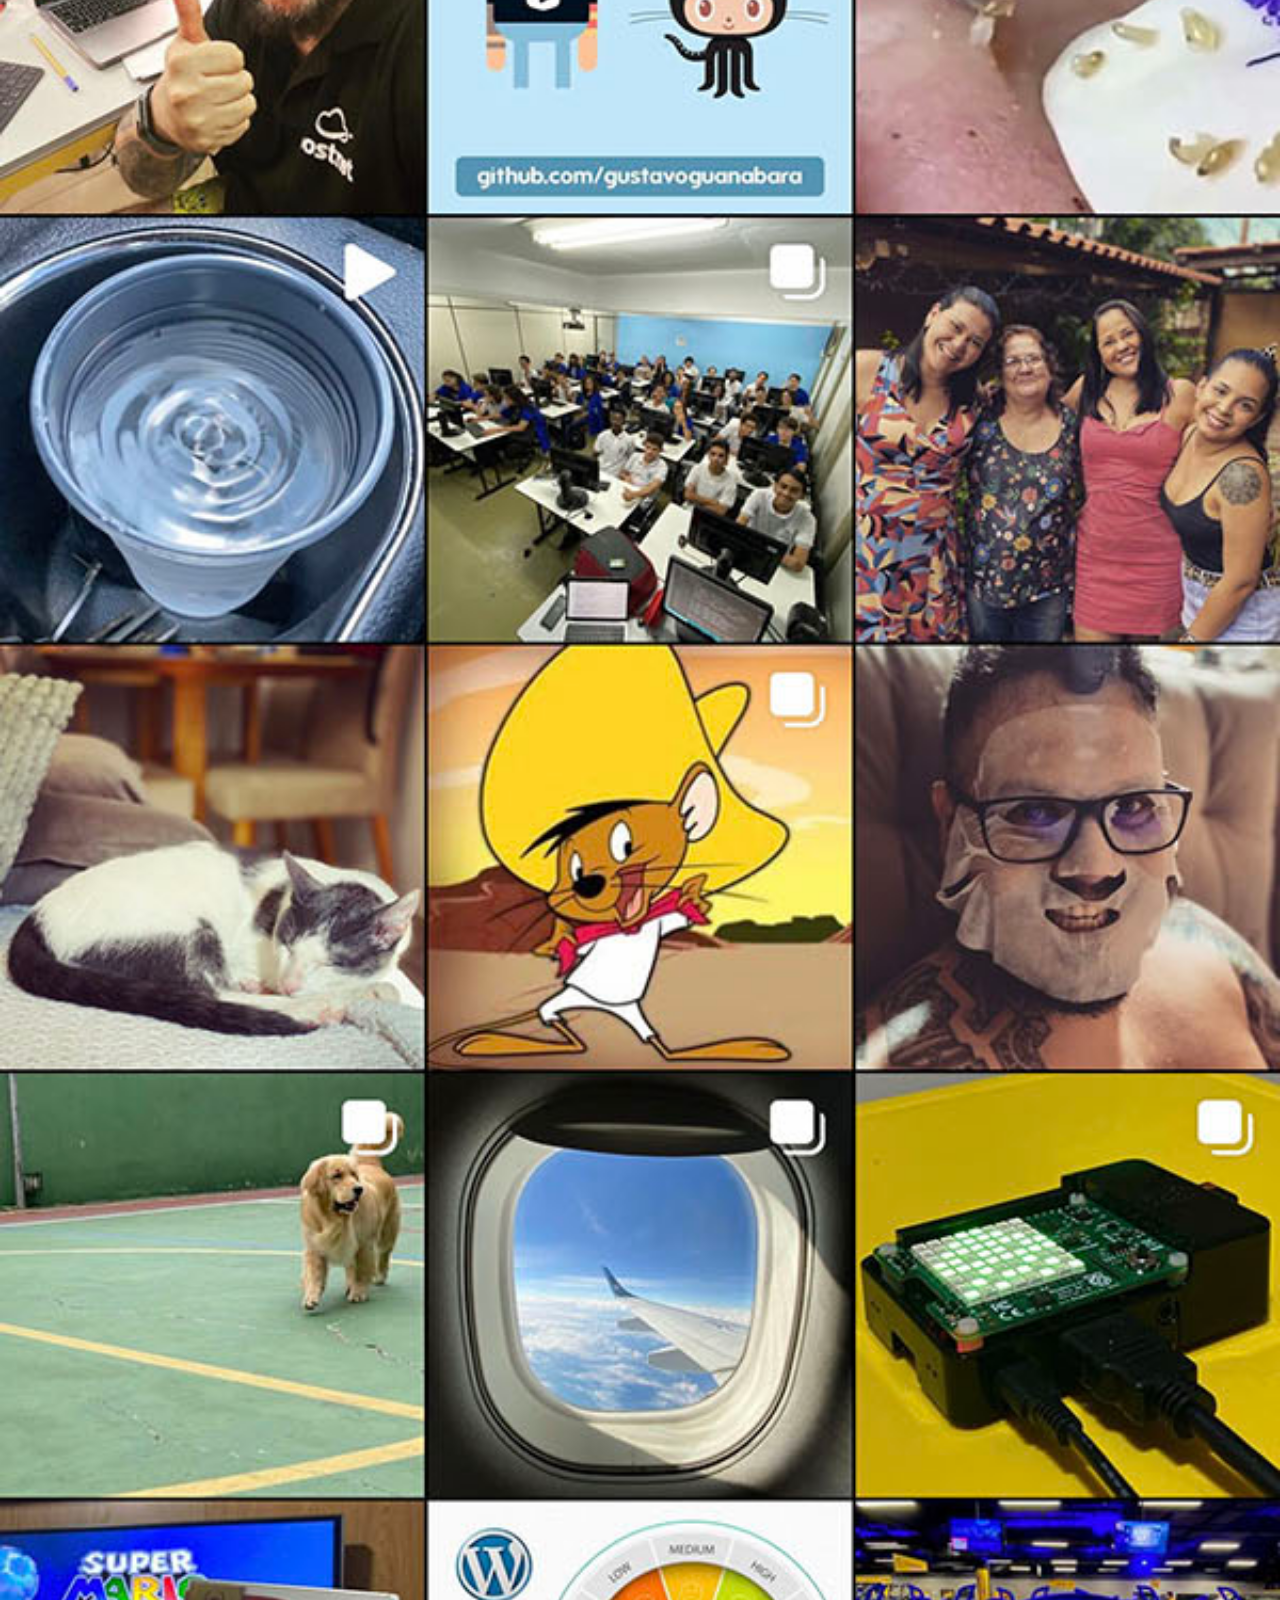
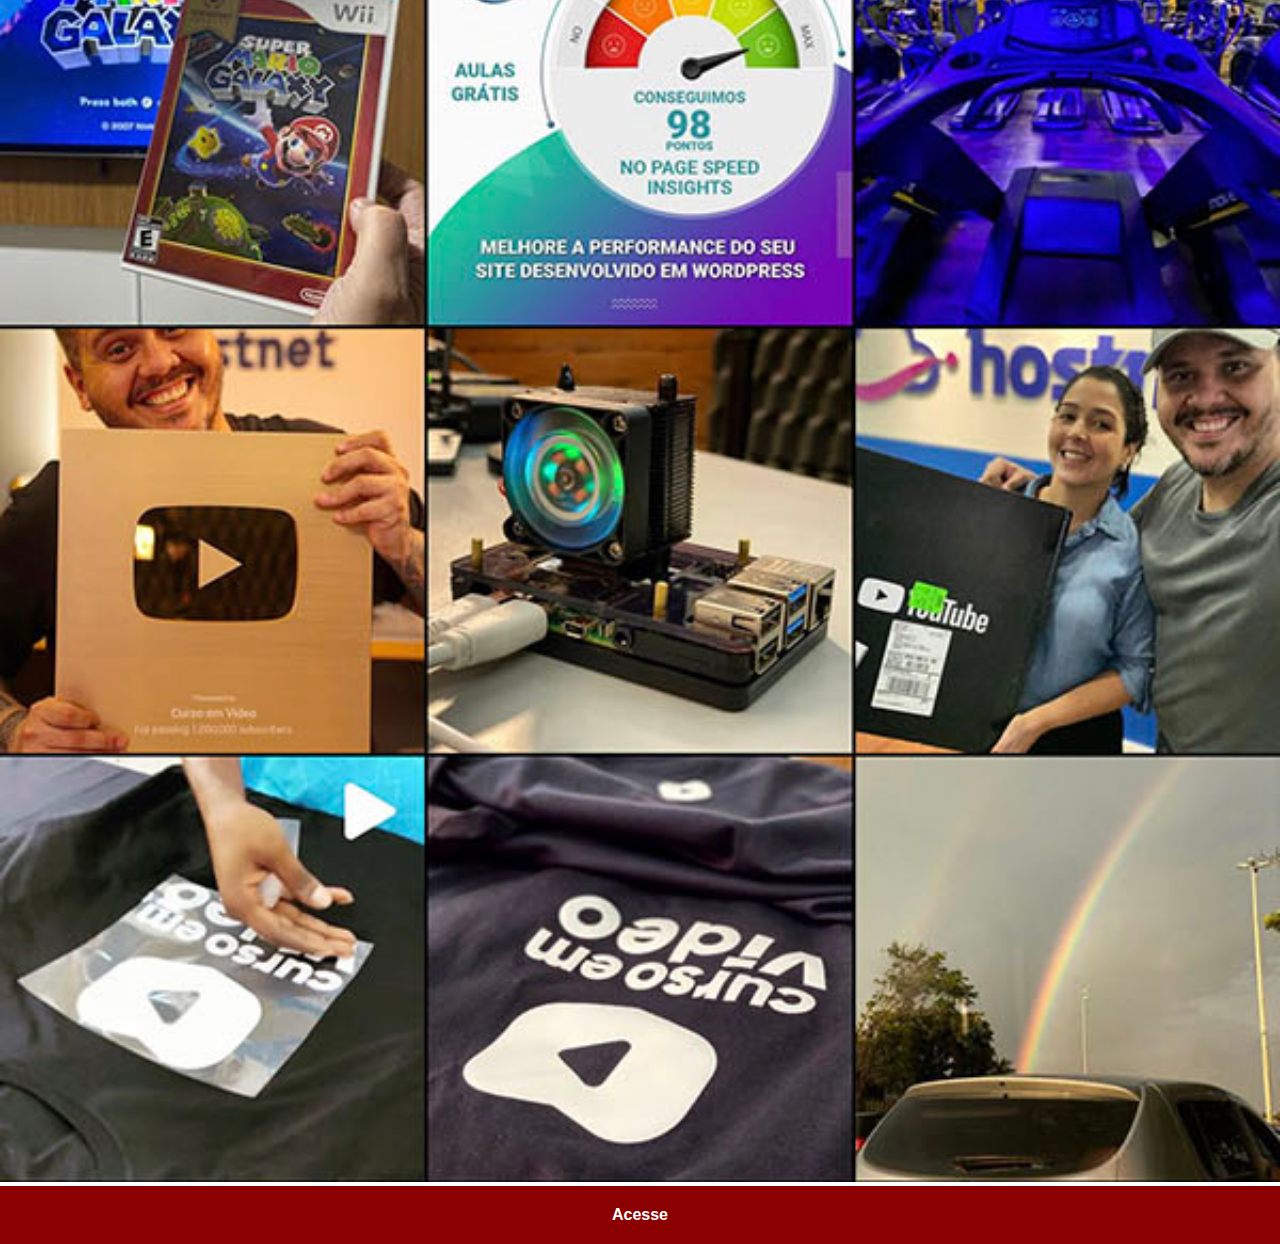
<file: instagram.html>
<!DOCTYPE html>
<html lang="pt-br">
<head>
    <meta charset="UTF-8">
    <meta name="viewport" content="width=device-width, initial-scale=1.0">
    <title>Instagram</title>
    <link rel="stylesheet" href="estilos/social.css">
</head>
<body>
    <img src="imagens/tela-instagram.jpg" alt="instagram">
    <a href="https://www.instagram.com/gustavoguanabara/" target="_blank">Acesse</a>
</body>
</html>
</file>
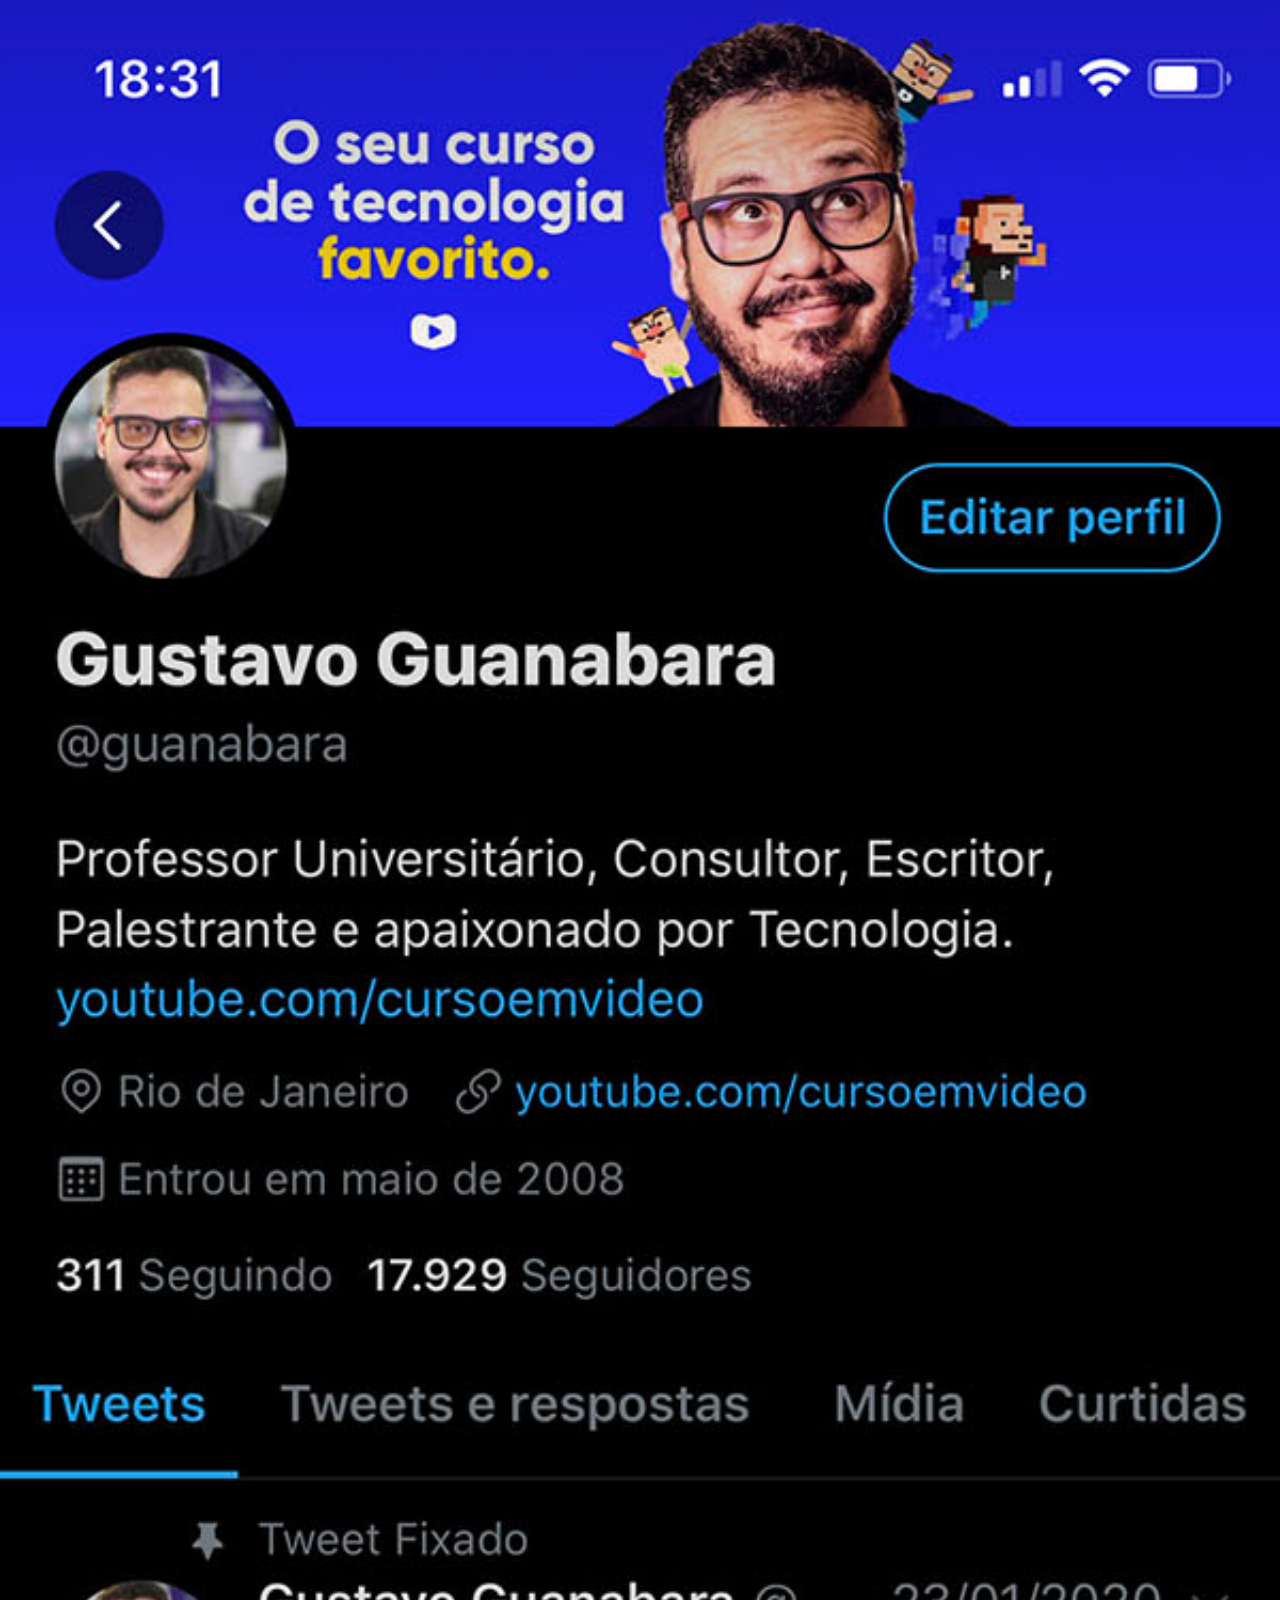
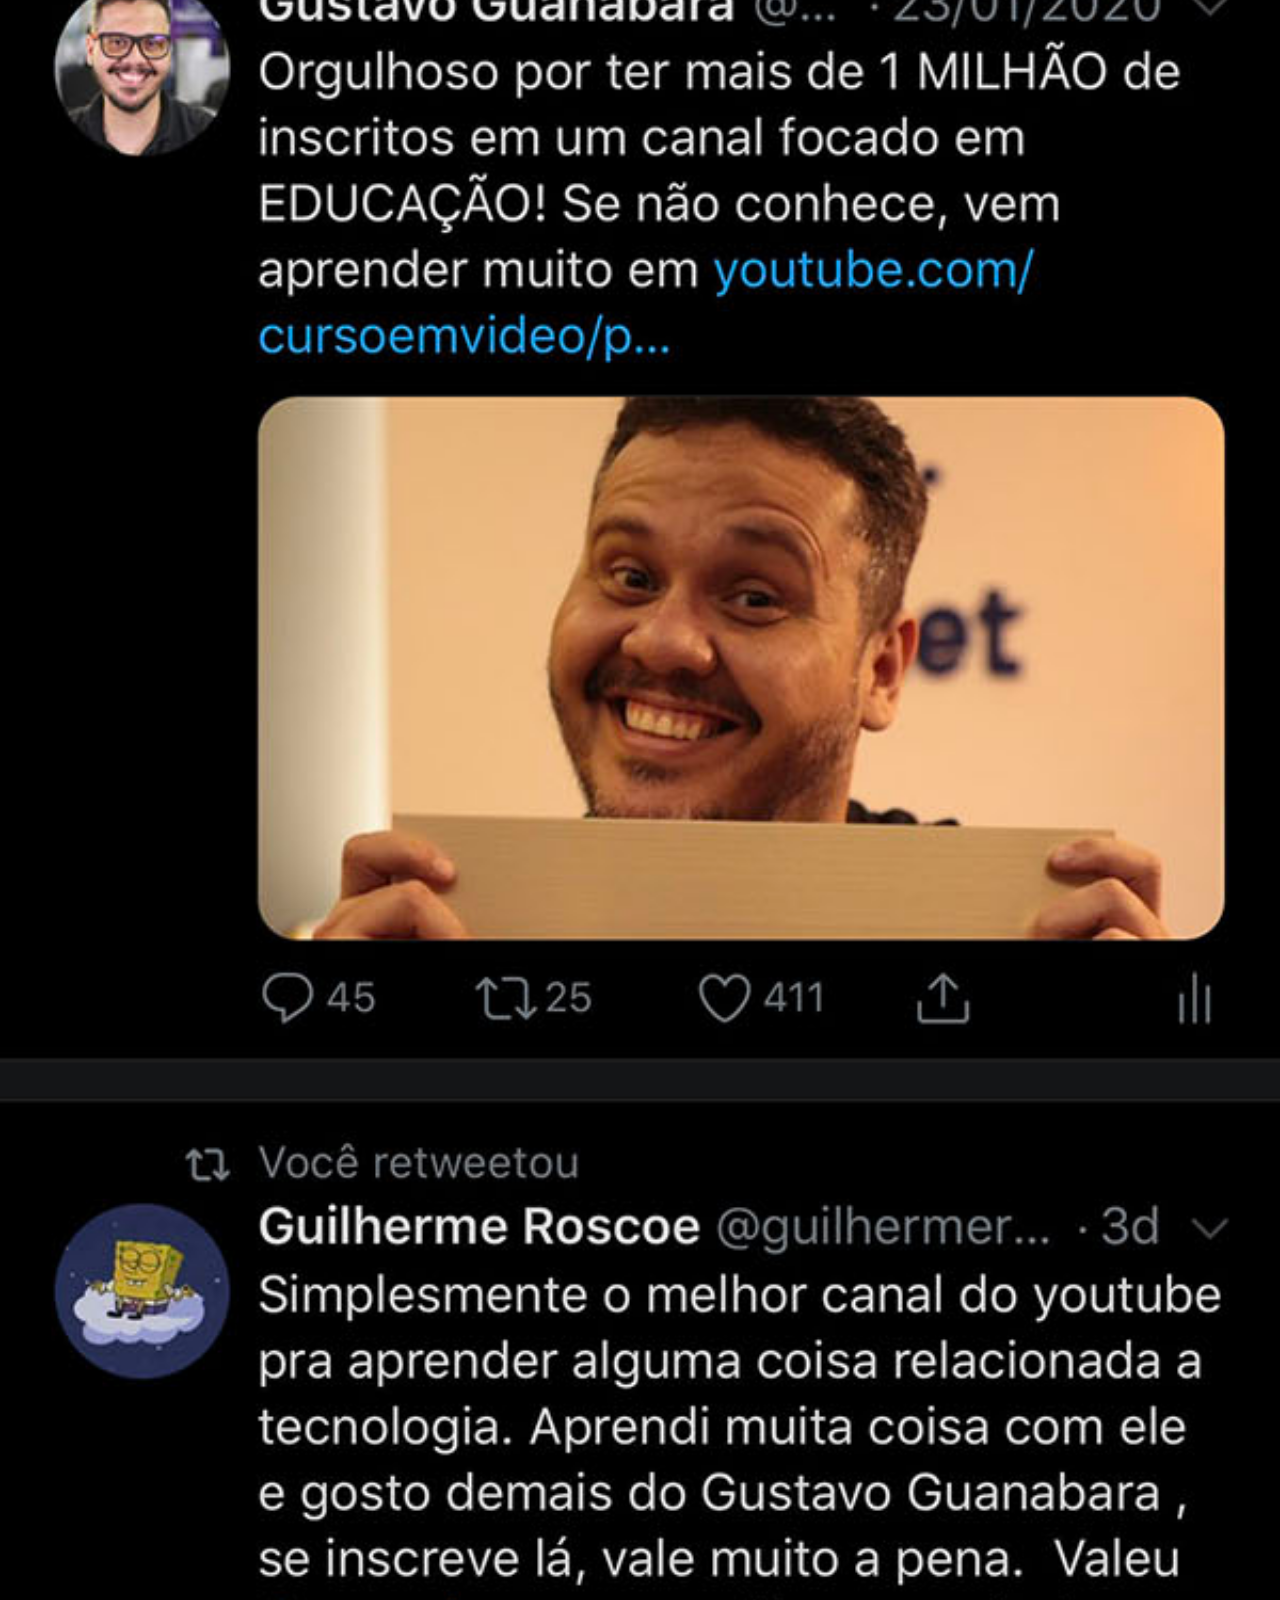
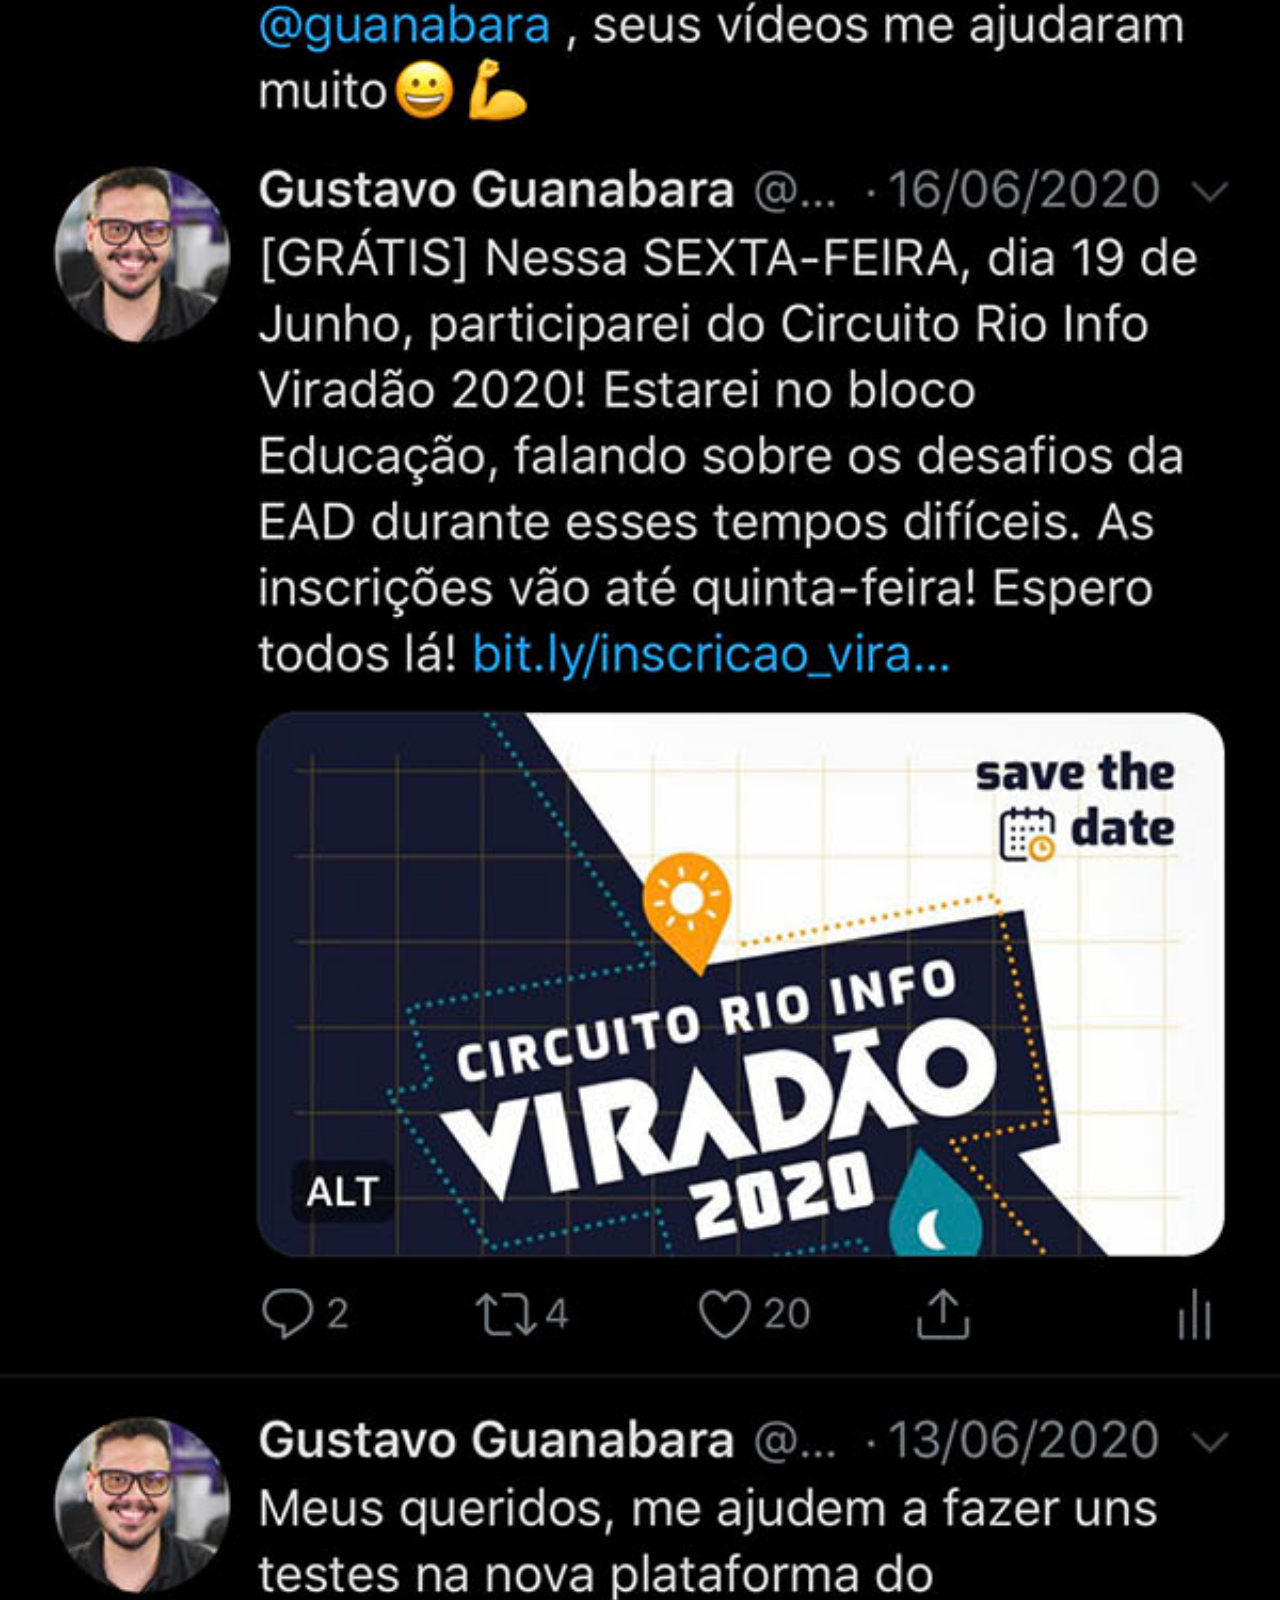
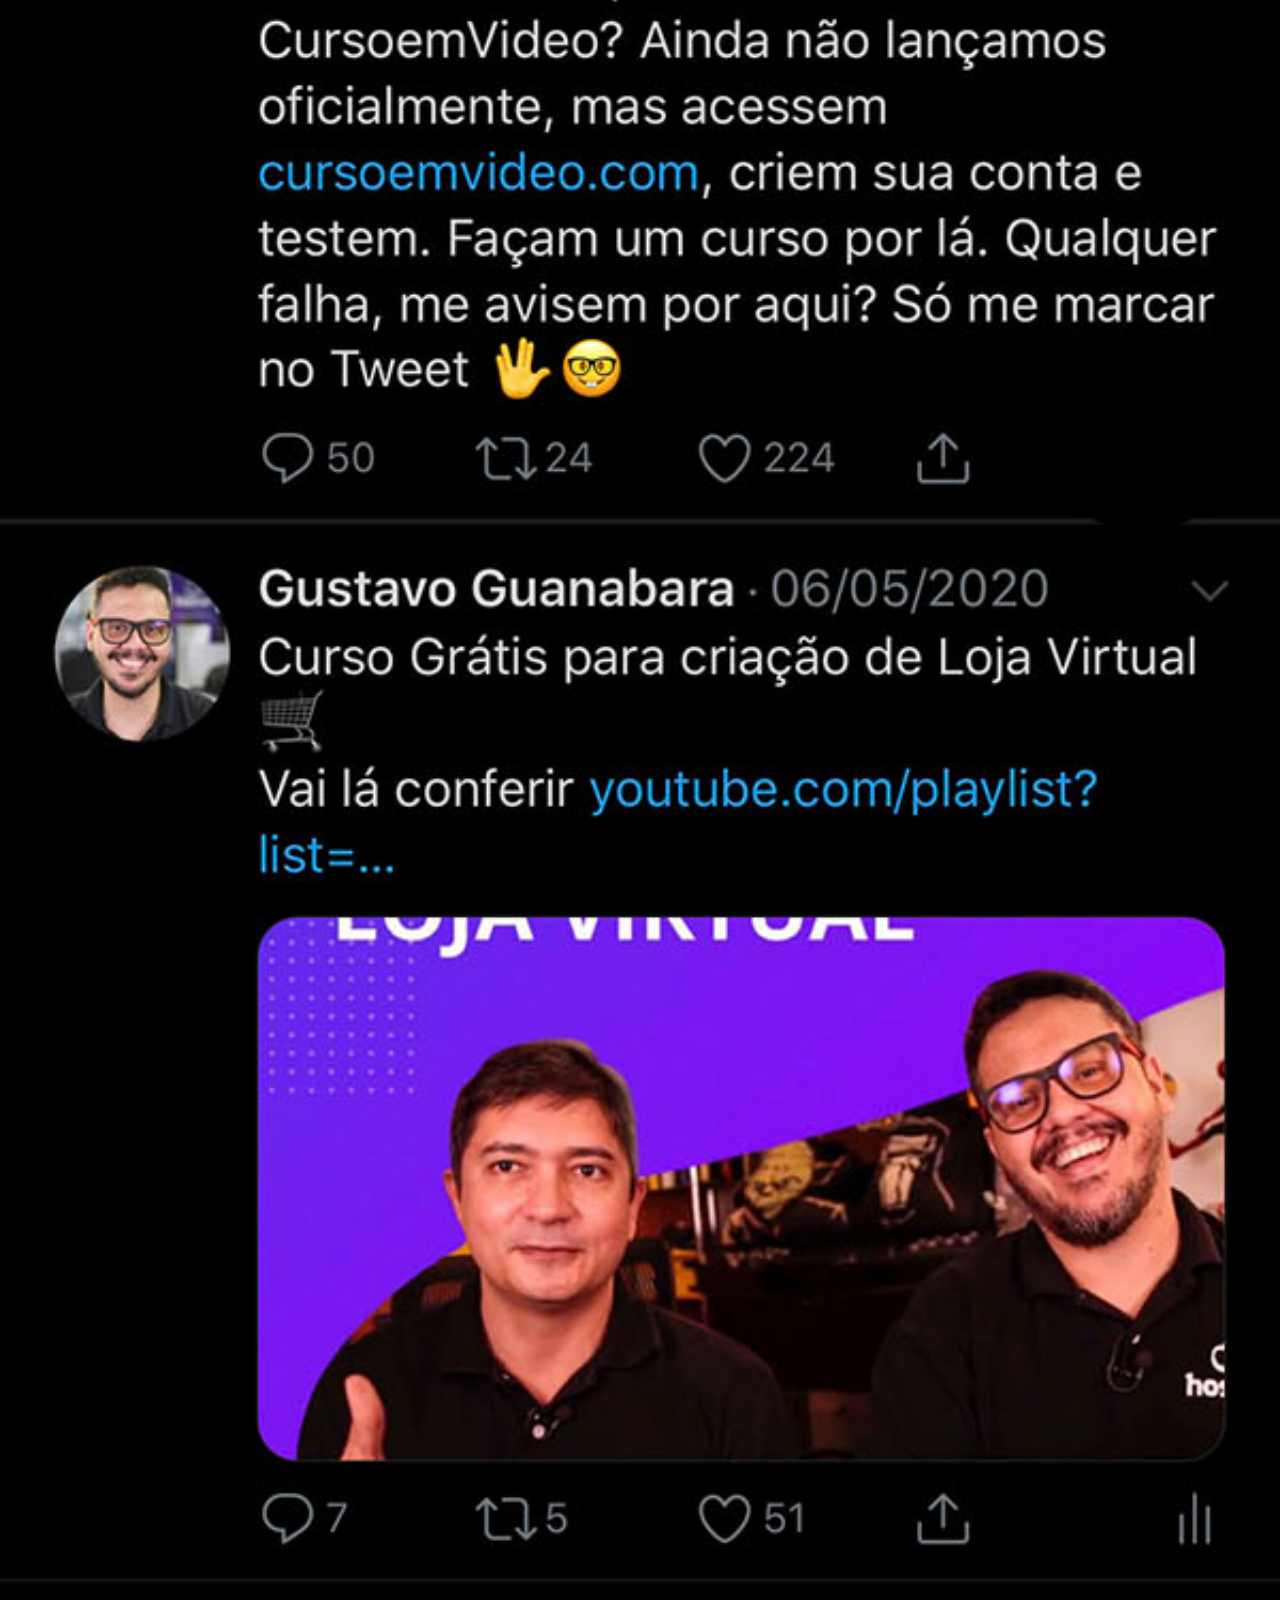
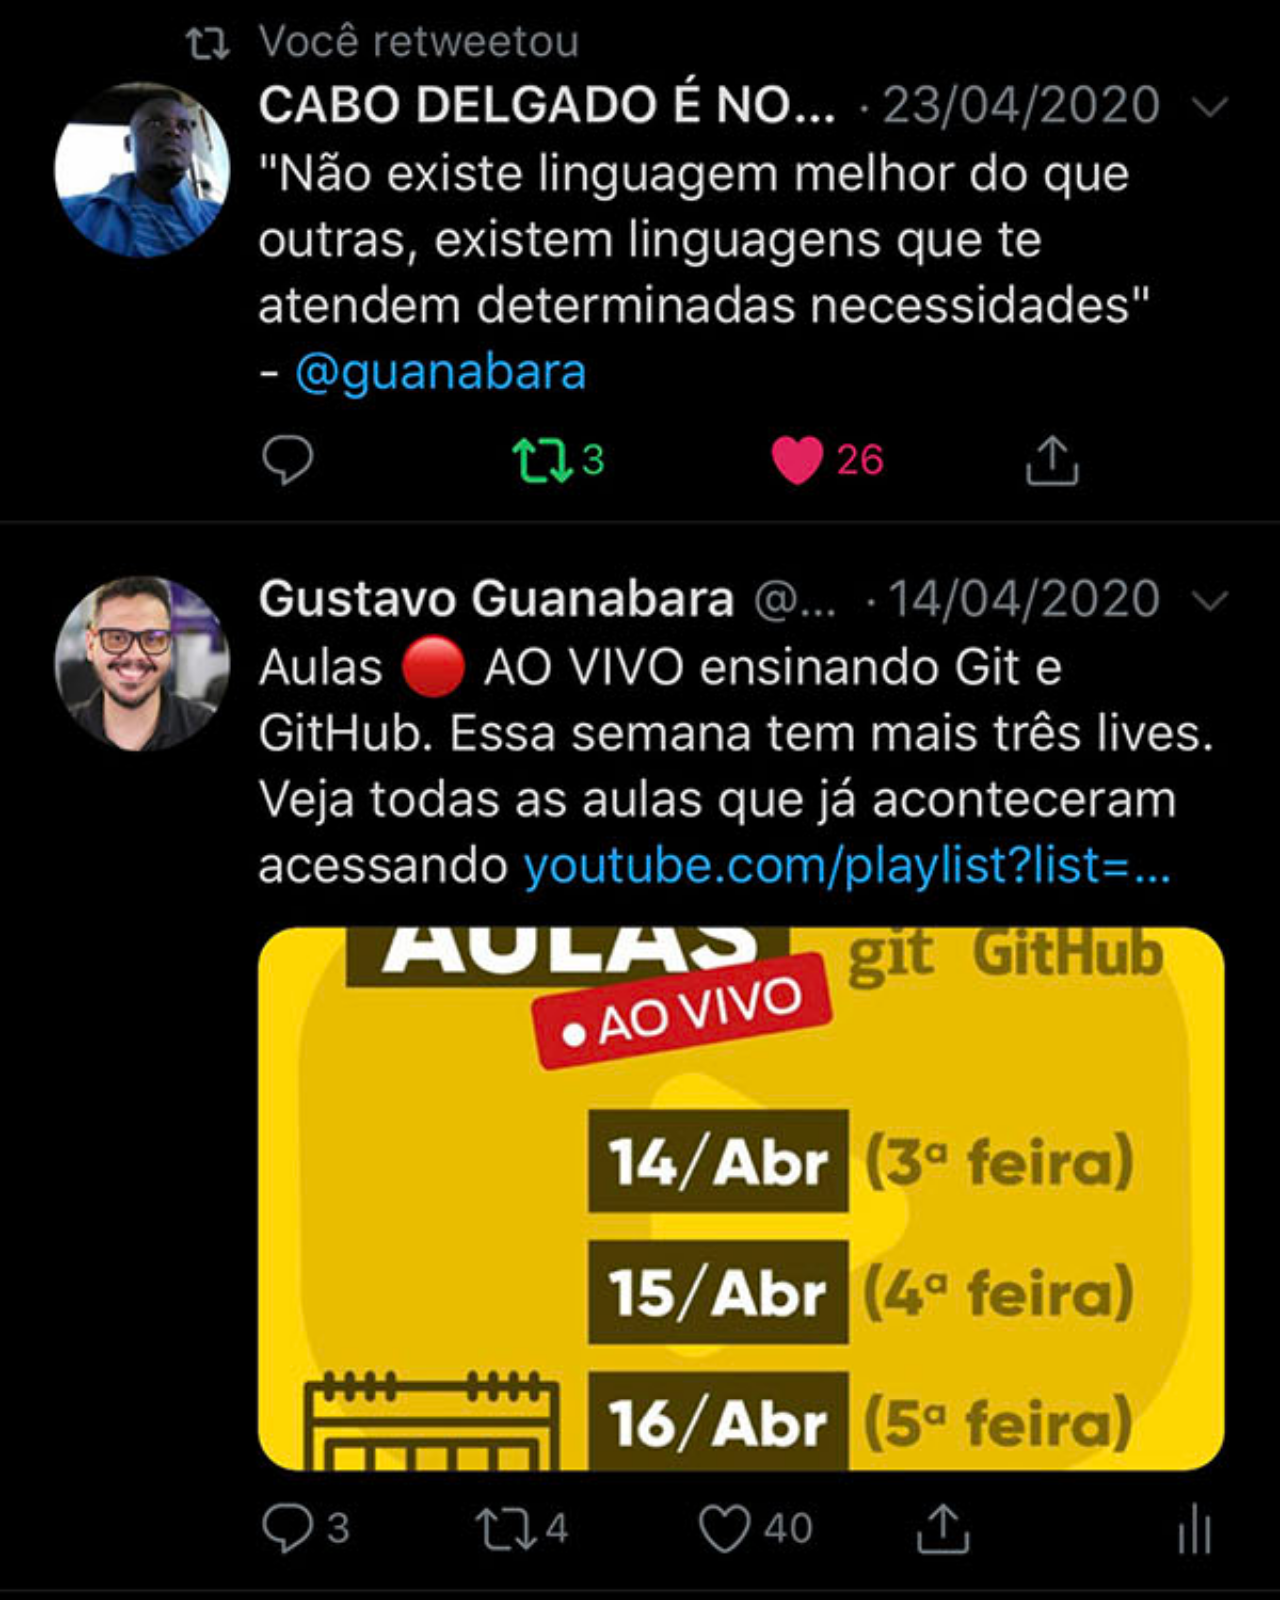
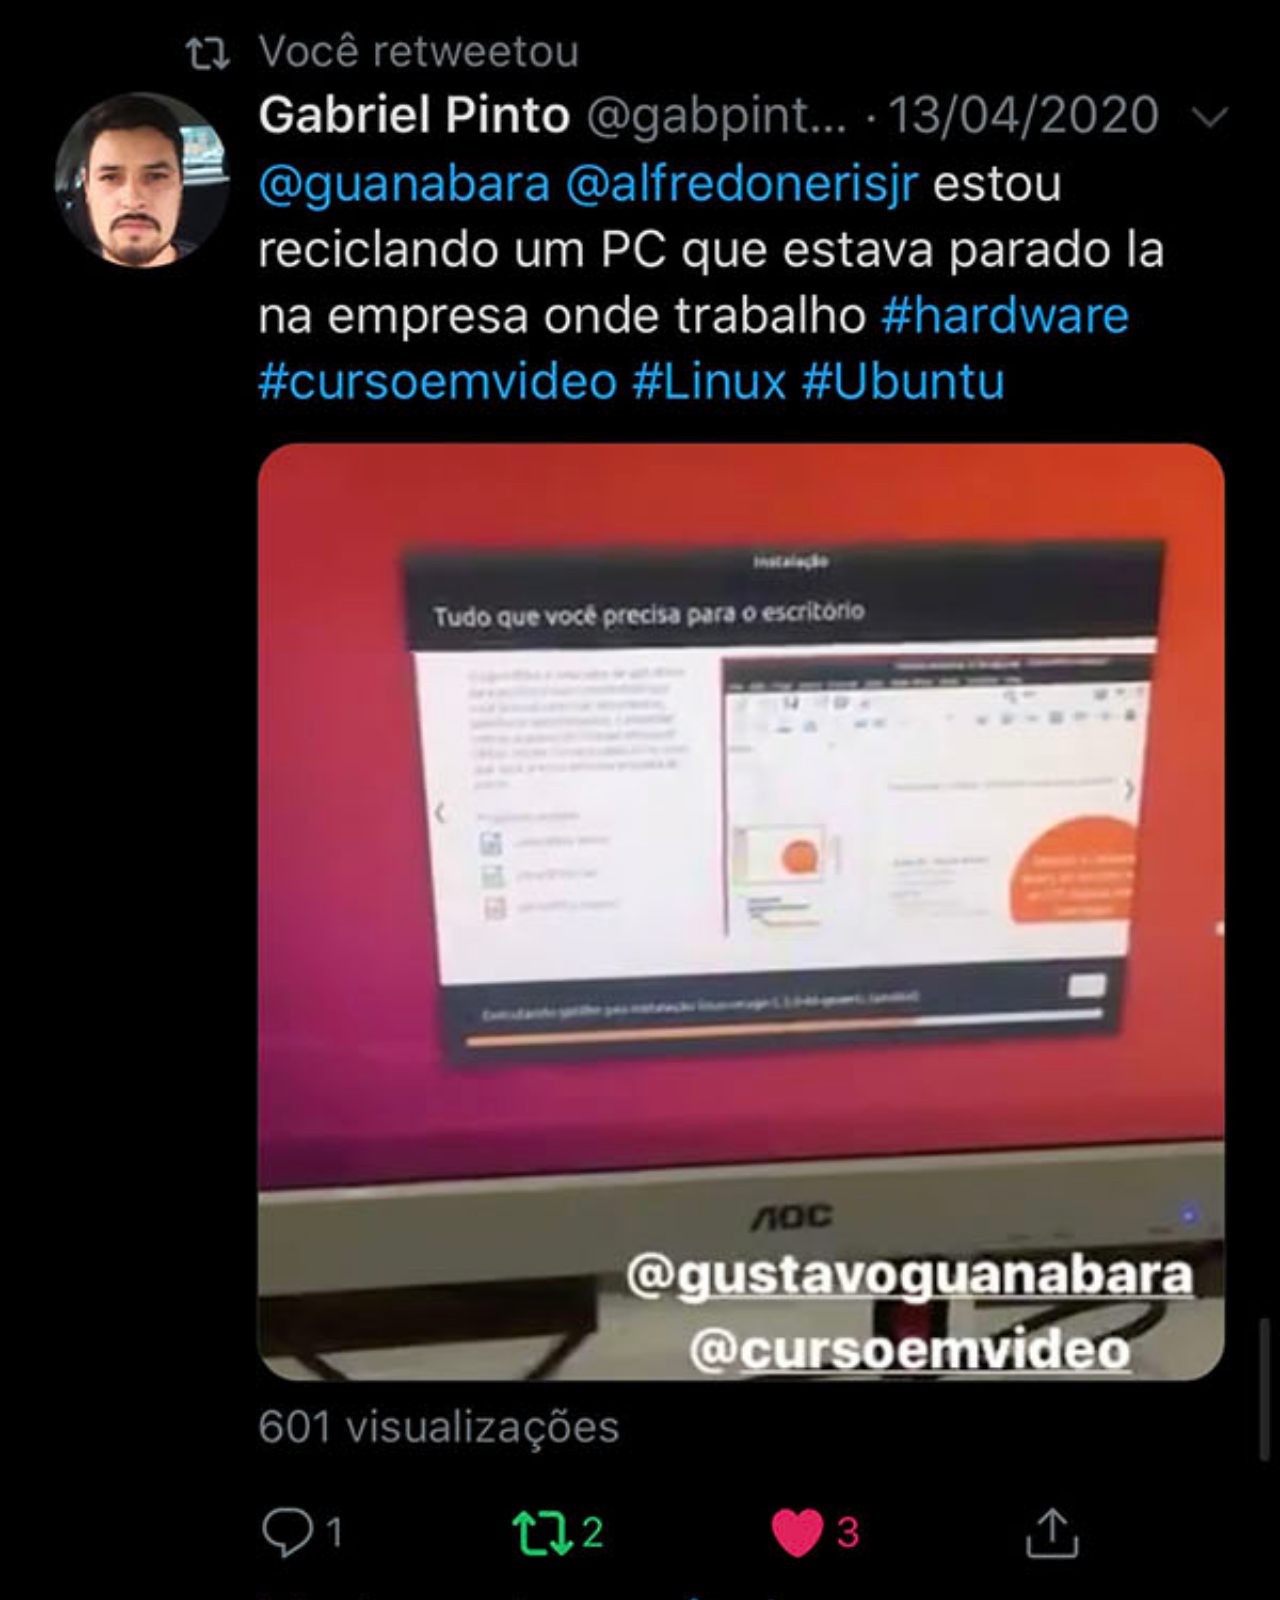
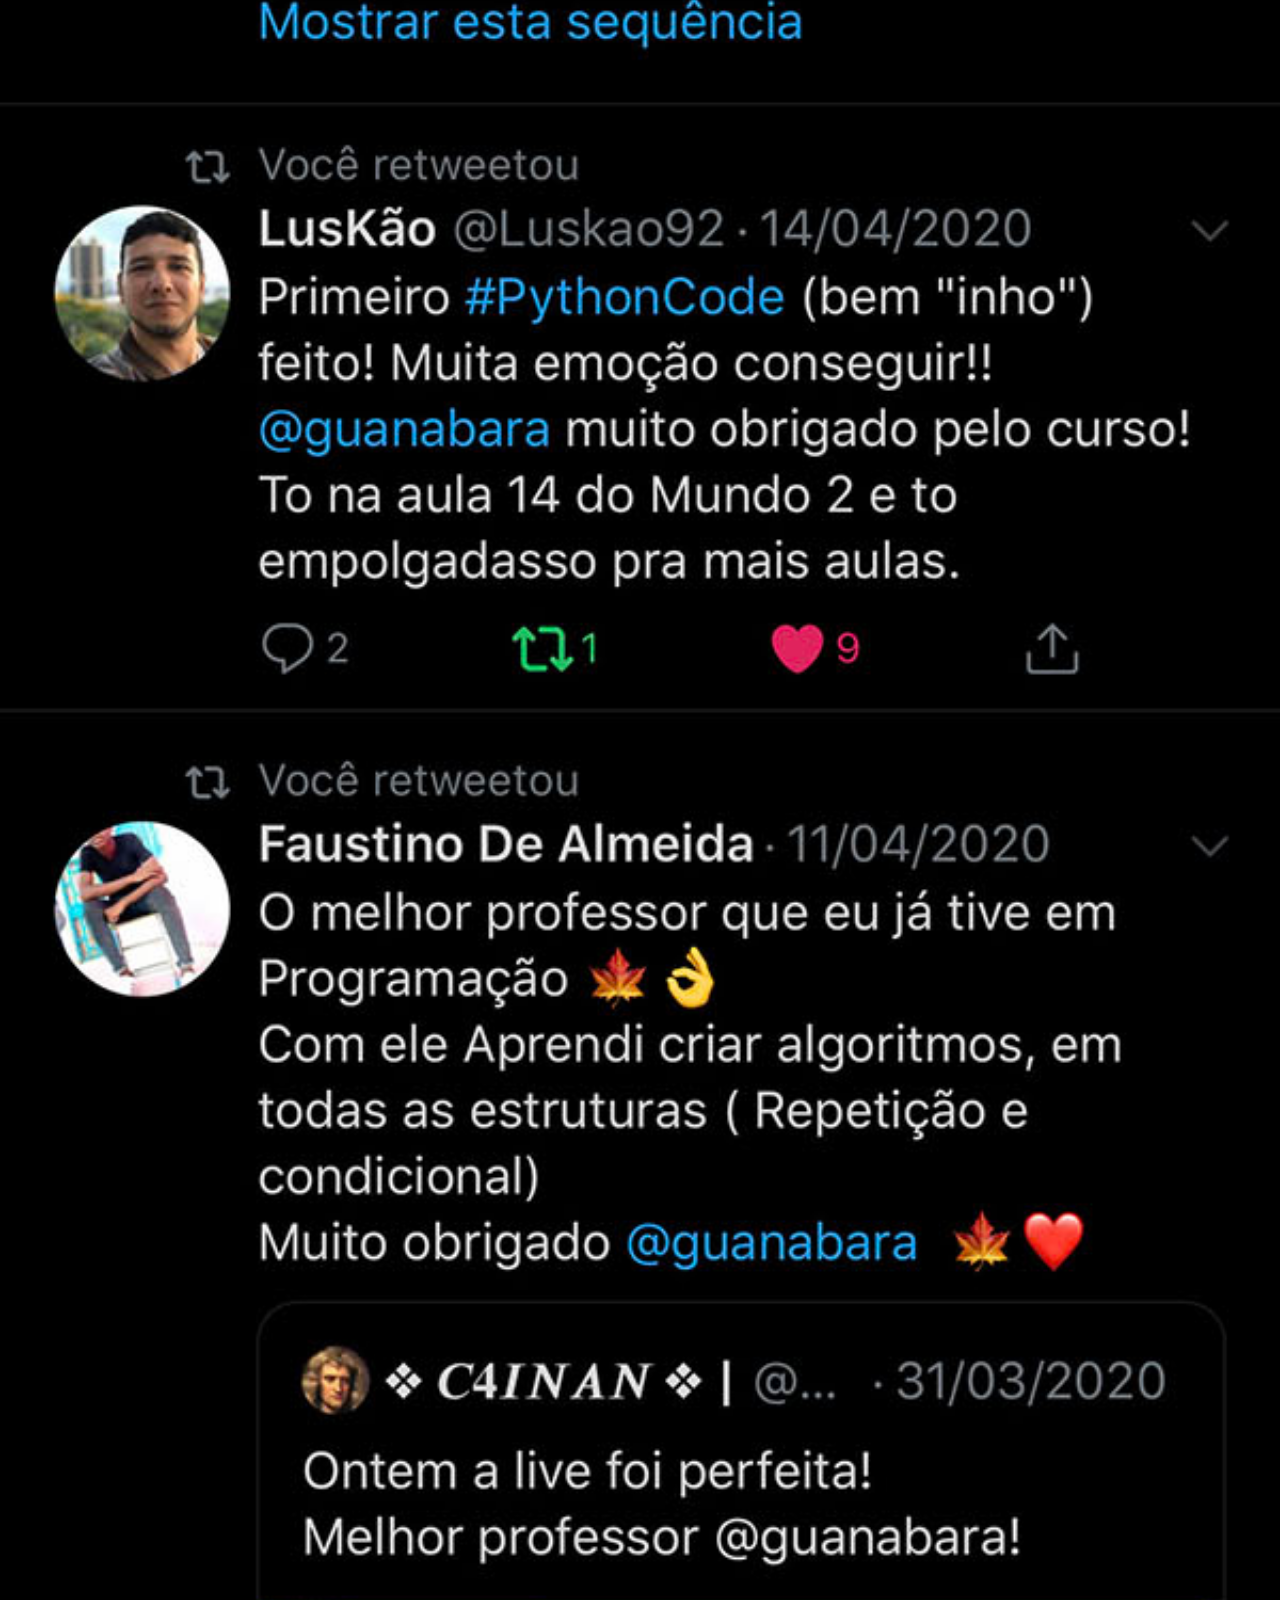
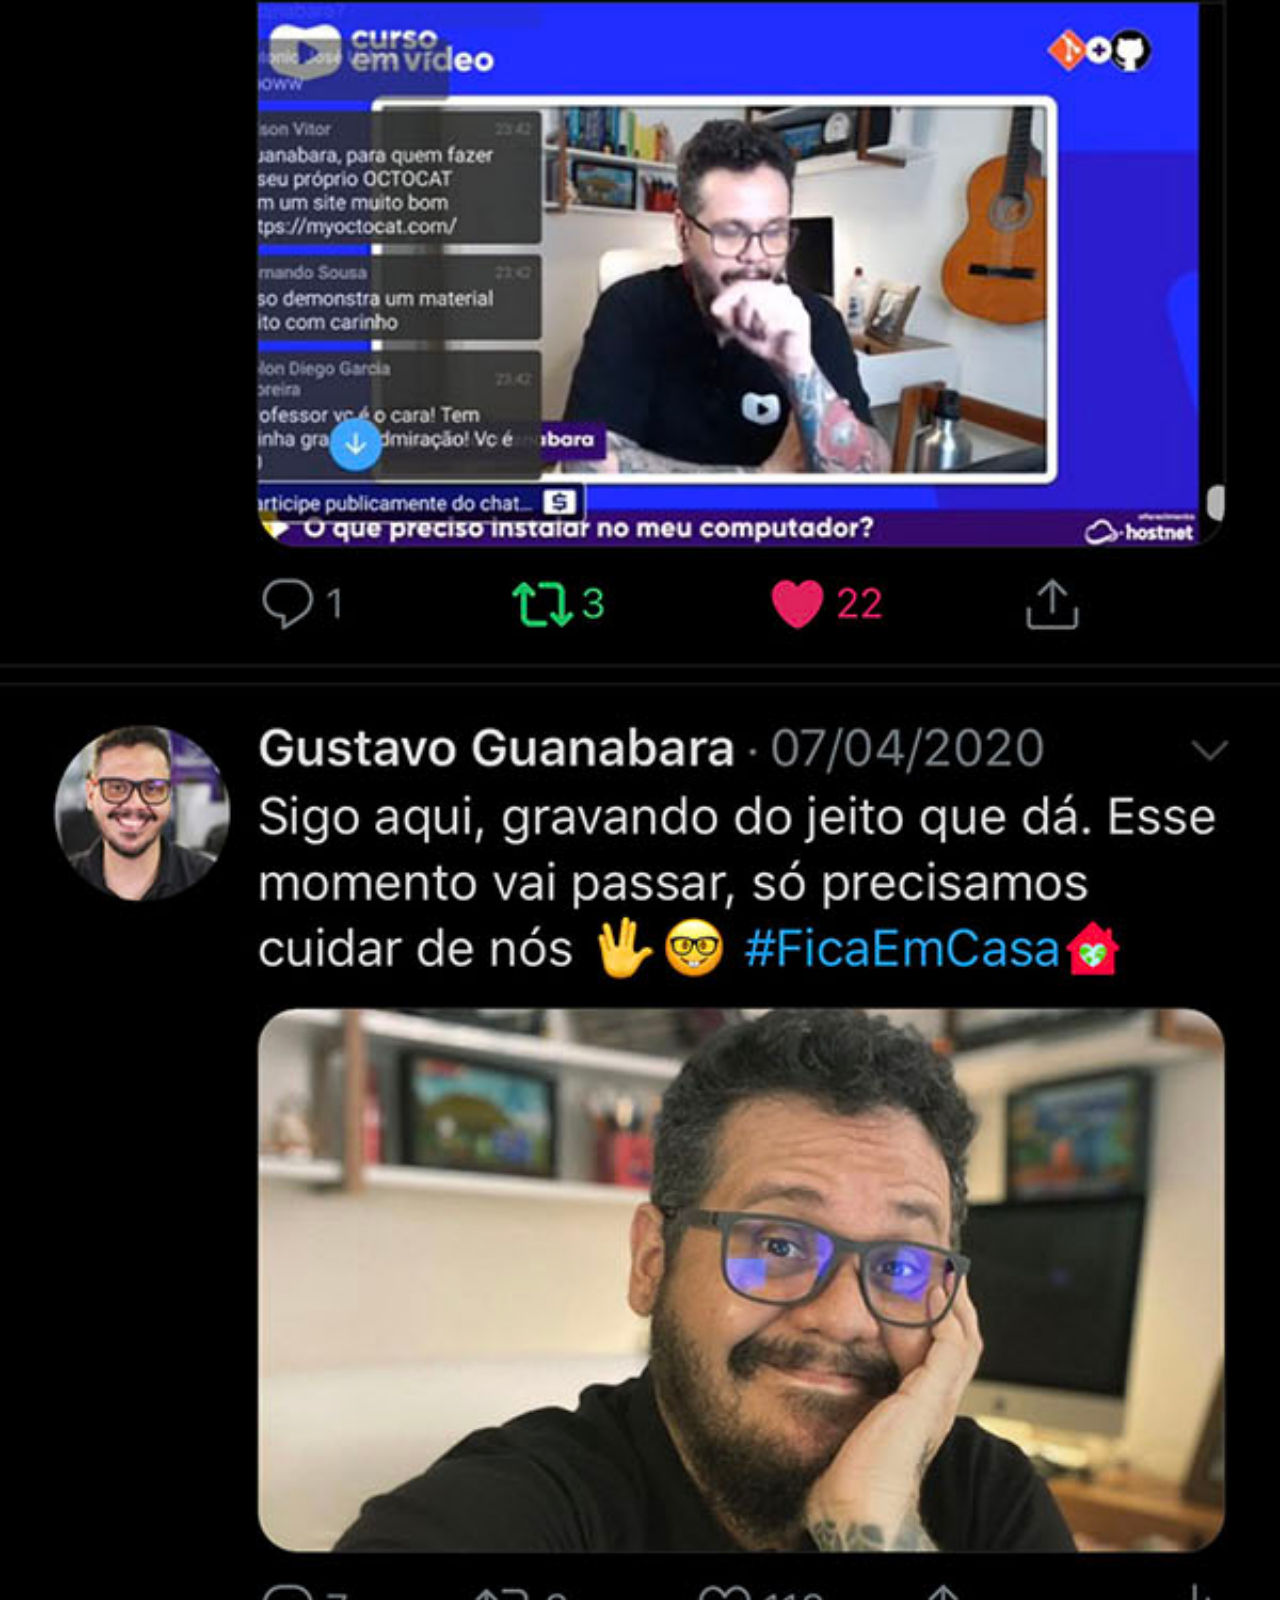
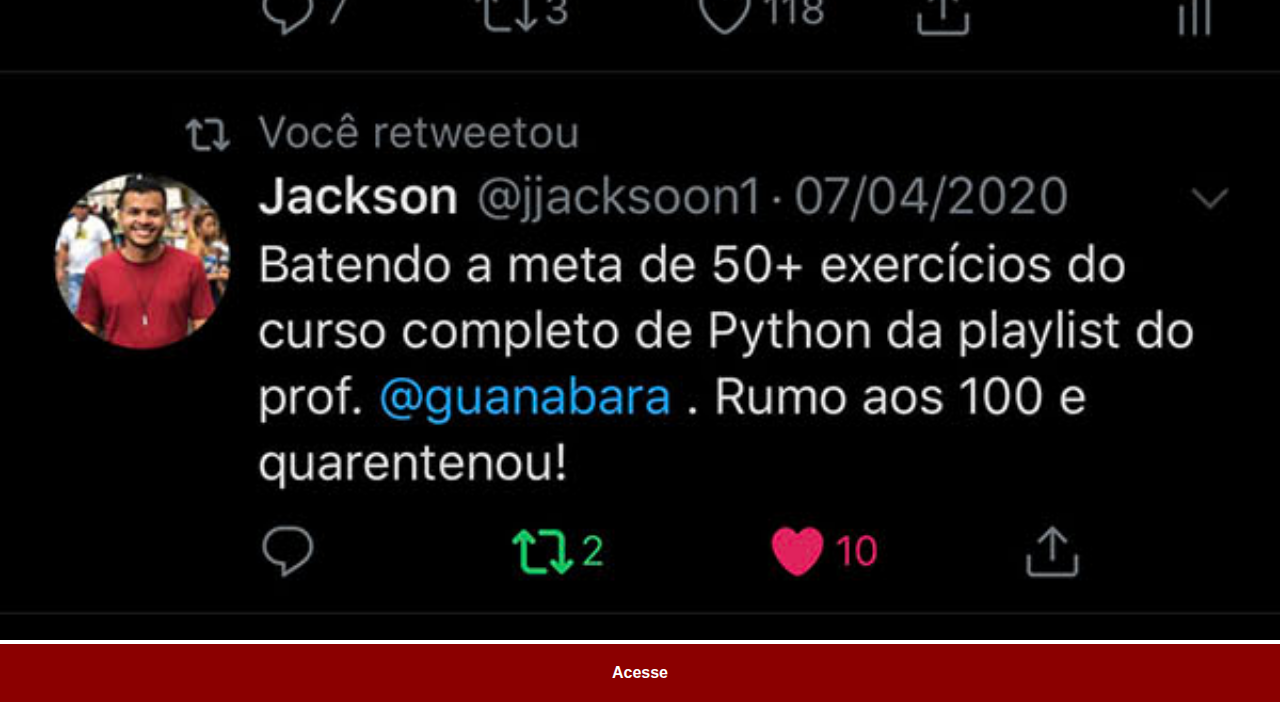
<file: twitter.html>
<!DOCTYPE html>
<html lang="pt-br">
<head>
    <meta charset="UTF-8">
    <meta name="viewport" content="width=device-width, initial-scale=1.0">
    <title>Twitter</title>
    <link rel="stylesheet" href="estilos/social.css">
</head>
<body>
    <img src="imagens/tela-twitter.jpg" alt="twitter">
    <a href="https://twitter.com/guanabara" target="_blank">Acesse</a>
</body>
</html>
</file>
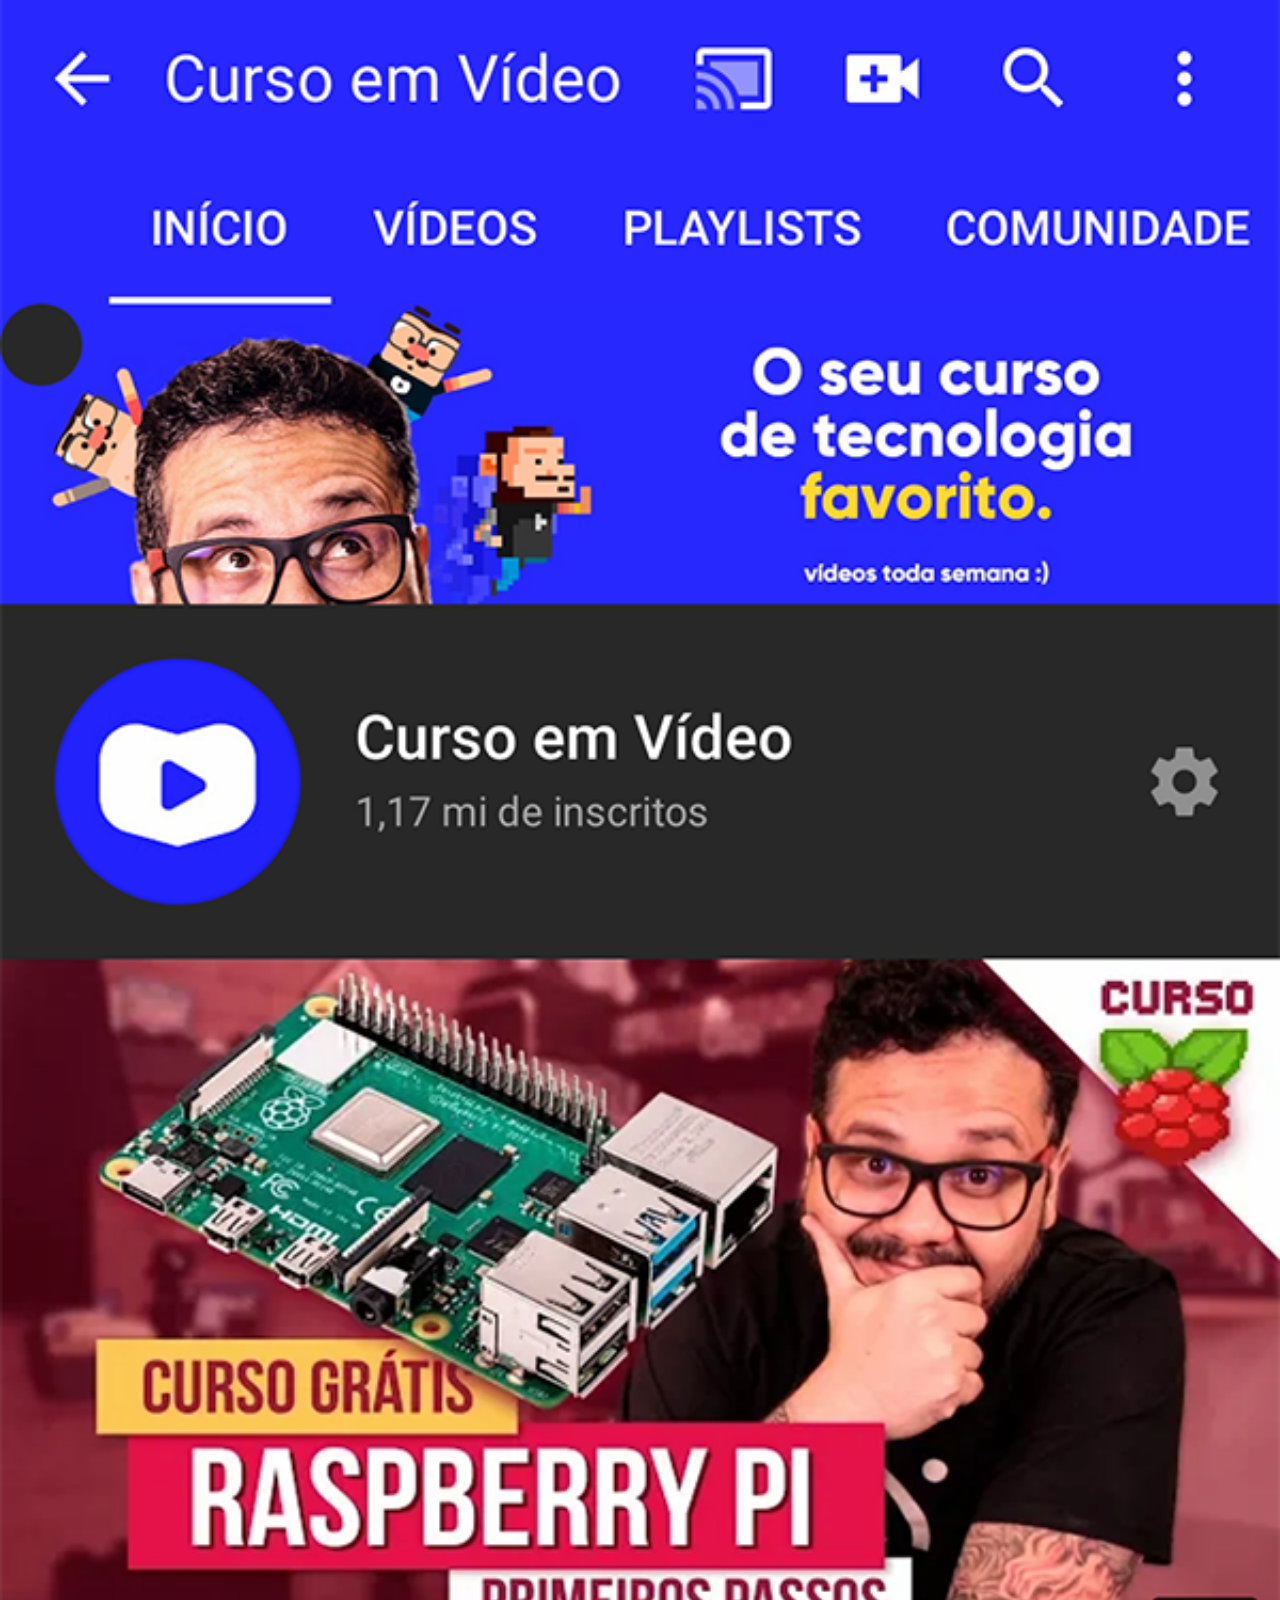
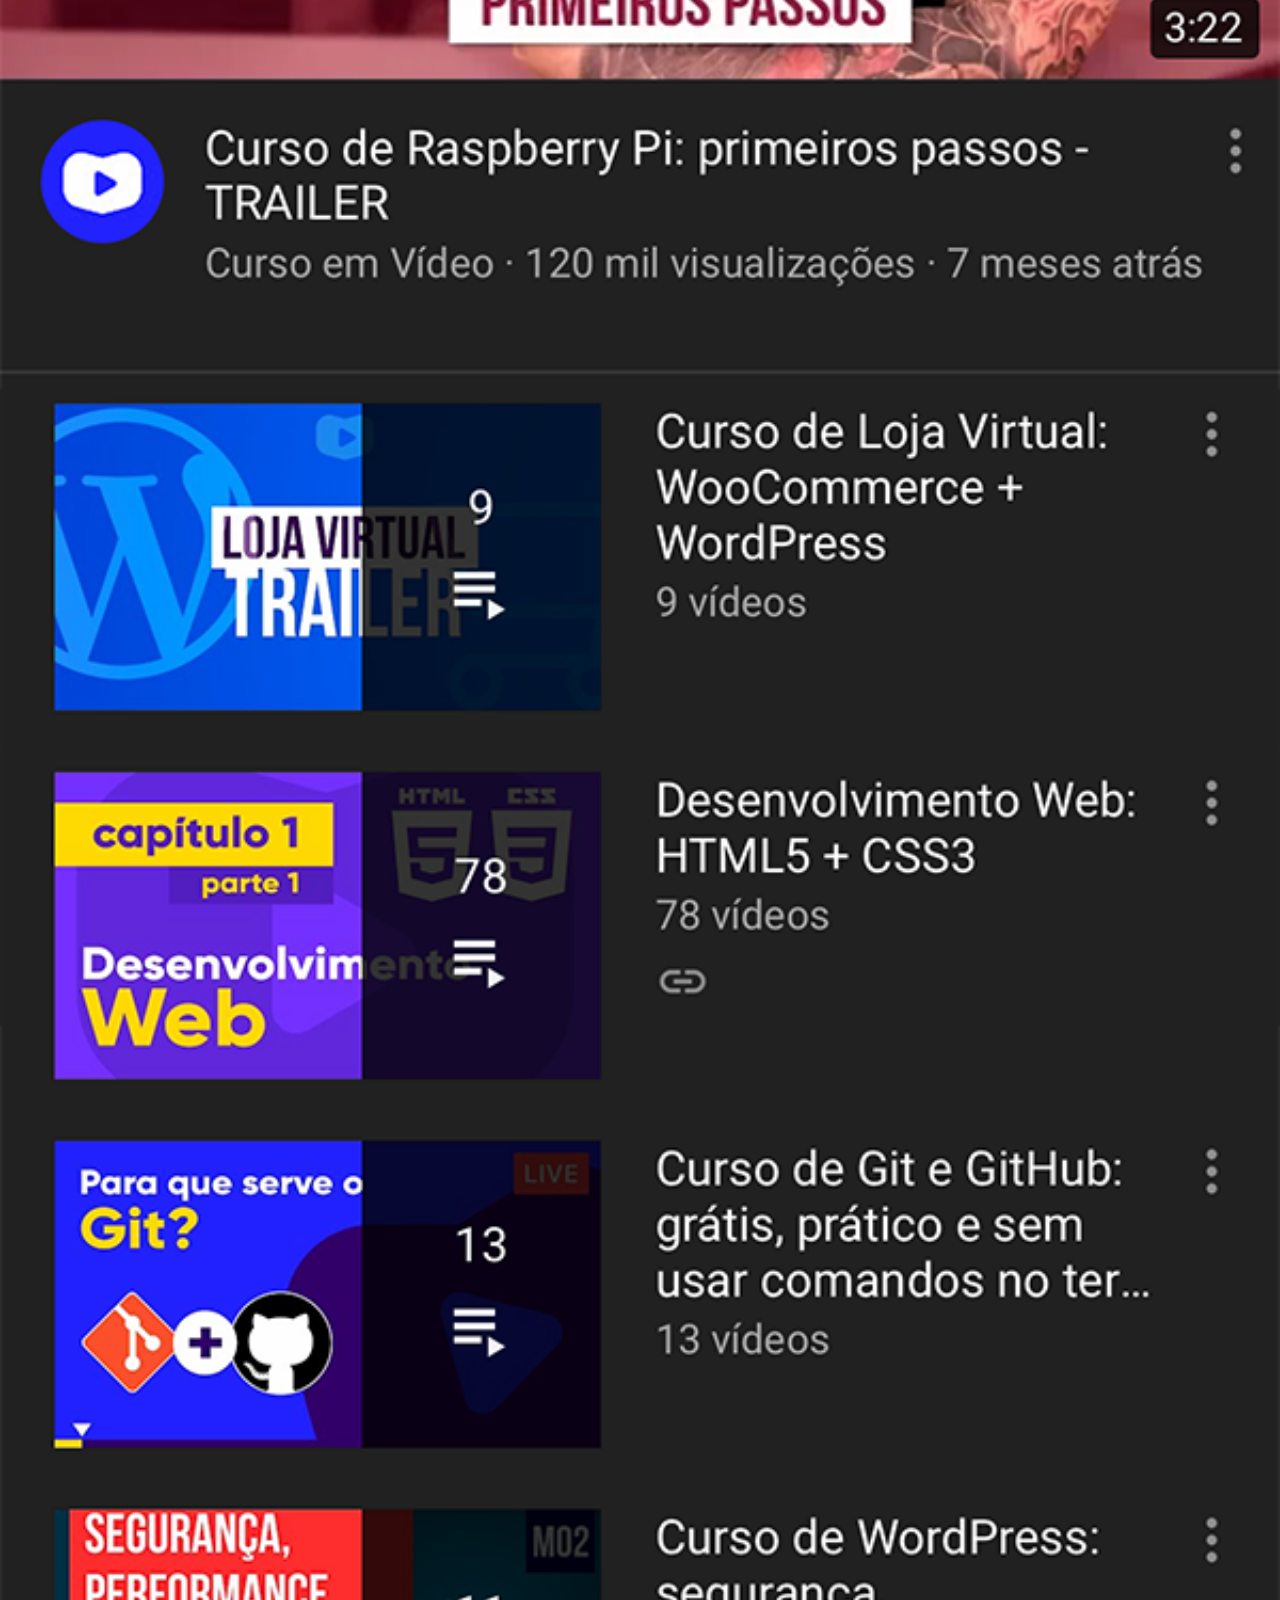
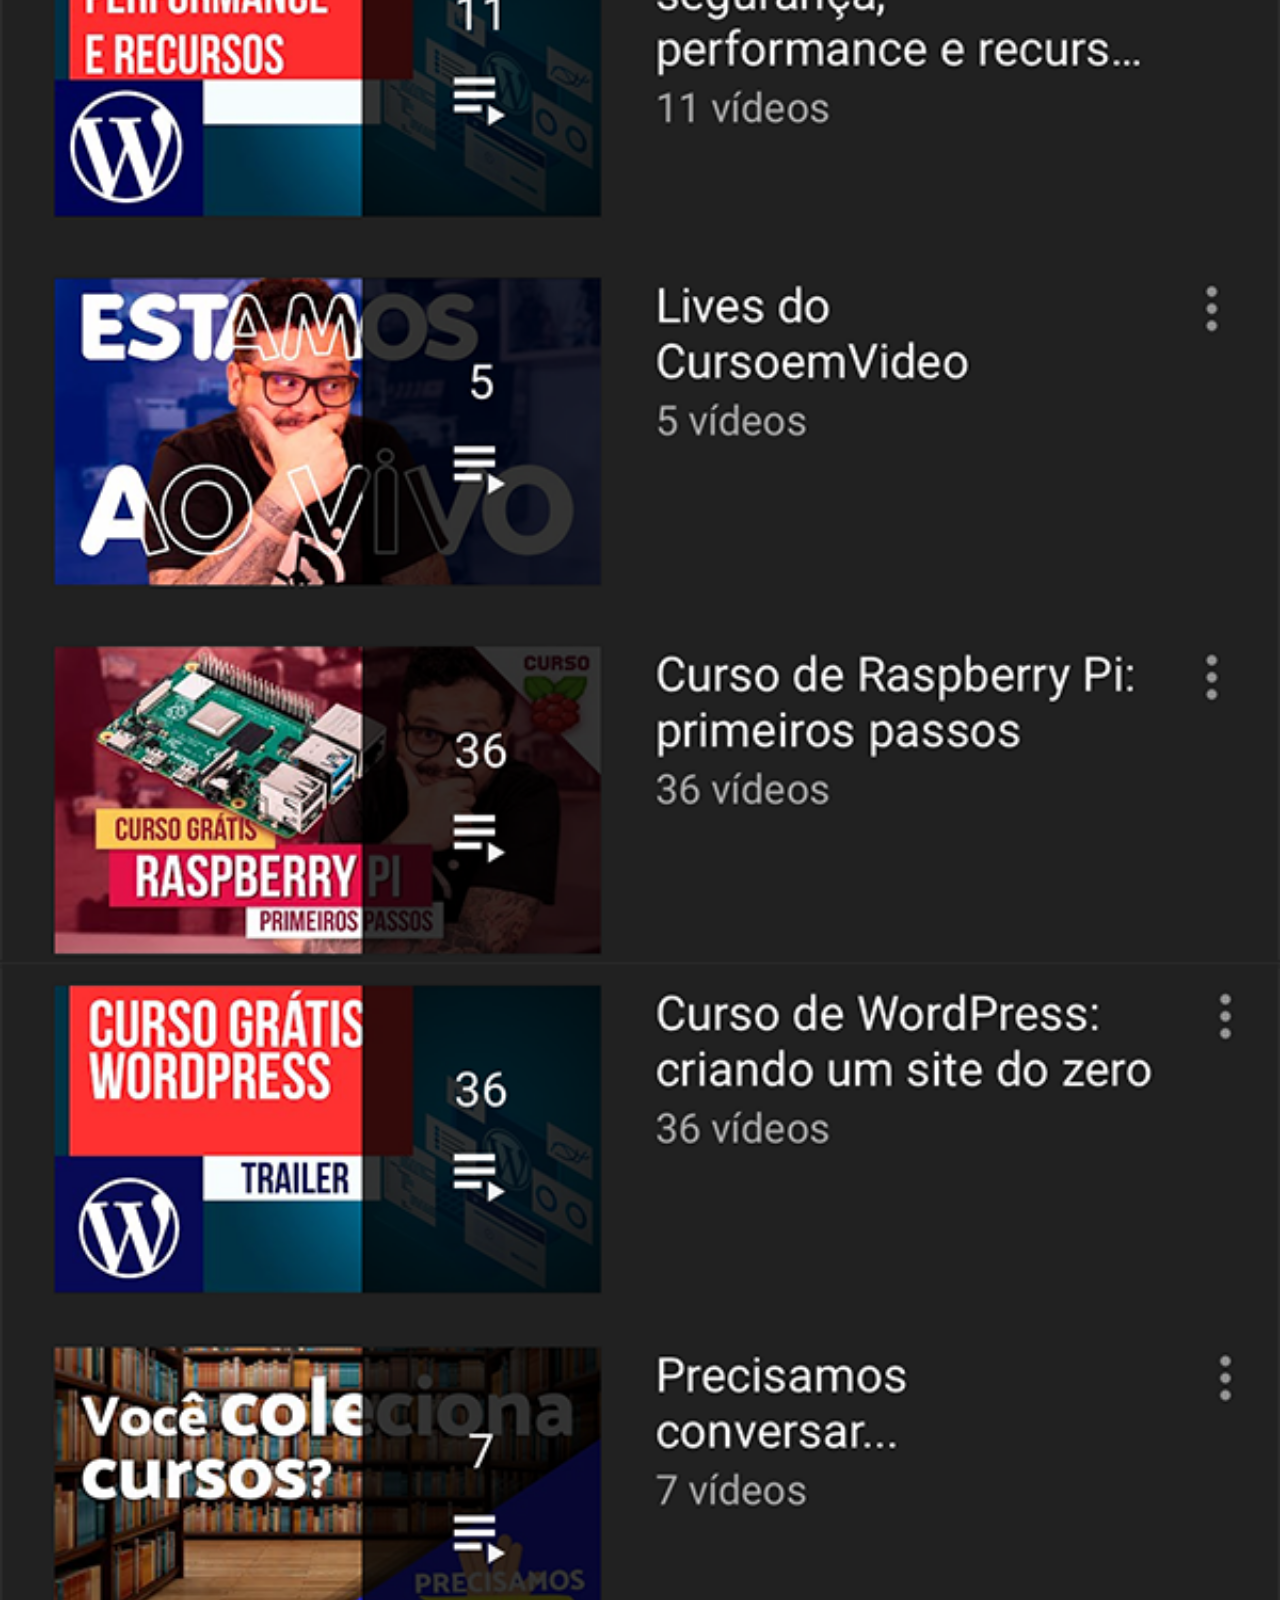
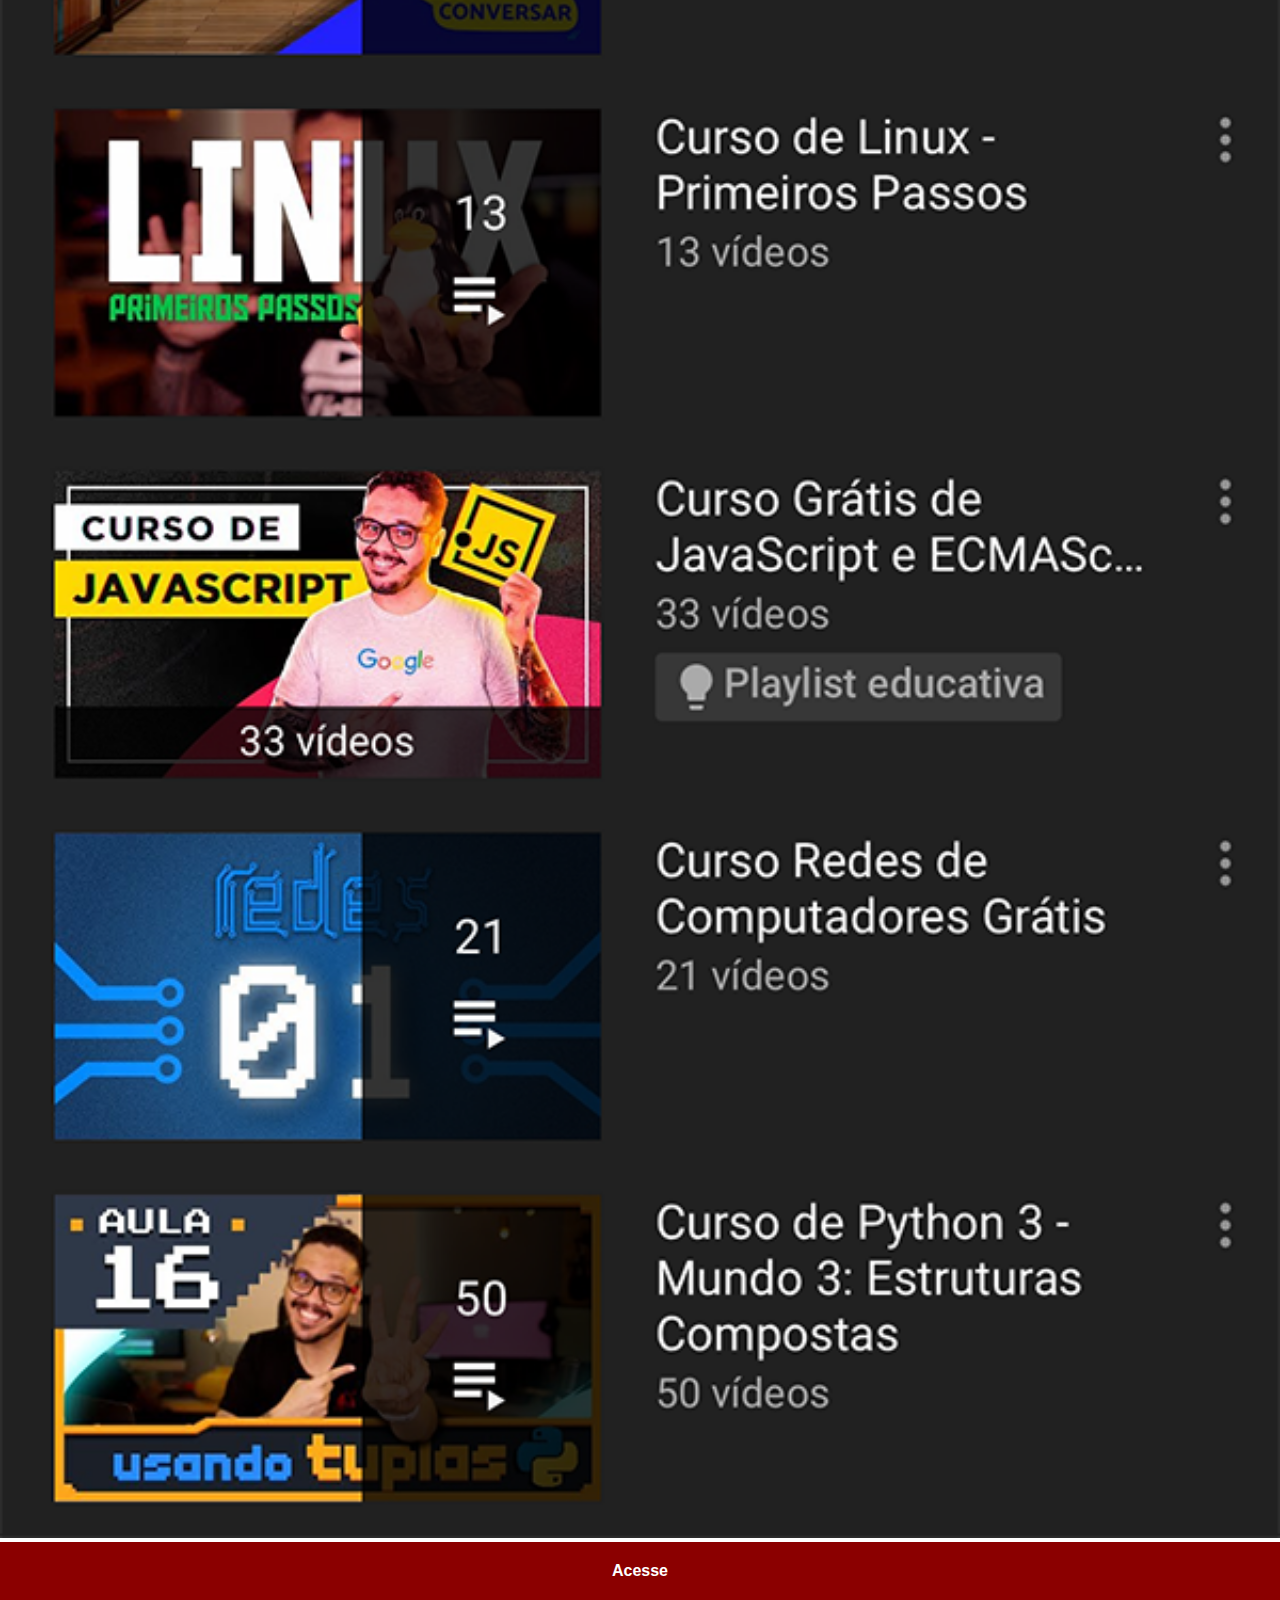
<file: youtube.html>
<!DOCTYPE html>
<html lang="pt-br">
<head>
    <meta charset="UTF-8">
    <meta name="viewport" content="width=device-width, initial-scale=1.0">
    <title>Youtube</title>
        
    <link rel="stylesheet" href="estilos/social.css">
    
</head>
<body>
    <img src="imagens/tela-youtube.png" alt="youtube">
    <a href="https://www.youtube.com/@CursoemVideo/playlists" target="_blank">Acesse</a>
</body>
</html>
</file>
<file: estilos/style.css>
@charset "UTF-8";

*{
    margin: 0px;
    padding: 0px;
    font-family: Arial, Helvetica, sans-serif;
}

html,body{
    height: 100vh;
    width: 100vw;
    background-color: black;
}

body{
    background: url(../imagens/fundo-madeira.jpg) no-repeat top center;
    background-size: cover;
    background-attachment: fixed;
}

main{
    height: 100vh;
    position: relative;
    
}

section#telefone{
    position: absolute;
    top: 50%;
    left: 50%;
    transform: translate(-50%,-50%);

    height: 627px;
    width: 311px;
    

    background: url(../imagens/frame-iphone.png) no-repeat;
}

iframe#tela{
    position: relative;
    top: 80px;
    left: 22px;

    width: 267px;
    height: 471px;
}
section#redes-sociais{
    text-align: right;
}
section#redes-sociais >a>img{
    width: 50px;
    height: 50px;
    margin: 10px;
    border-radius: 50%;
    box-shadow: 2px 2px 5px rgba(0, 0, 0, 0.74);
    box-sizing: border-box;
}

section#redes-sociais img:hover{
    border: 2px solid rgba(255, 255, 255, 0.575);
    transform: translate(-3px ,-3px);
    box-shadow: 5px 5px 10px black;
    transition: transform .3s, border 1s ;
}
</file>
<file: estilos/social.css>
@charset "UTF-8";

*{
    margin: 0px;
    padding: 0px;
    font-family: Arial, Helvetica, sans-serif;
}


::-webkit-scrollbar{ 
    width: 0px;
    height: 0px;
}

img{
    width: 100vw;
}

a{
    display: block;
    background-color: darkred;
    color: white;
    padding: 20px;
    text-align: center;
    font-weight: bolder;
    text-decoration: none;

}
a:hover{
    background-color: red;
}
</file>
